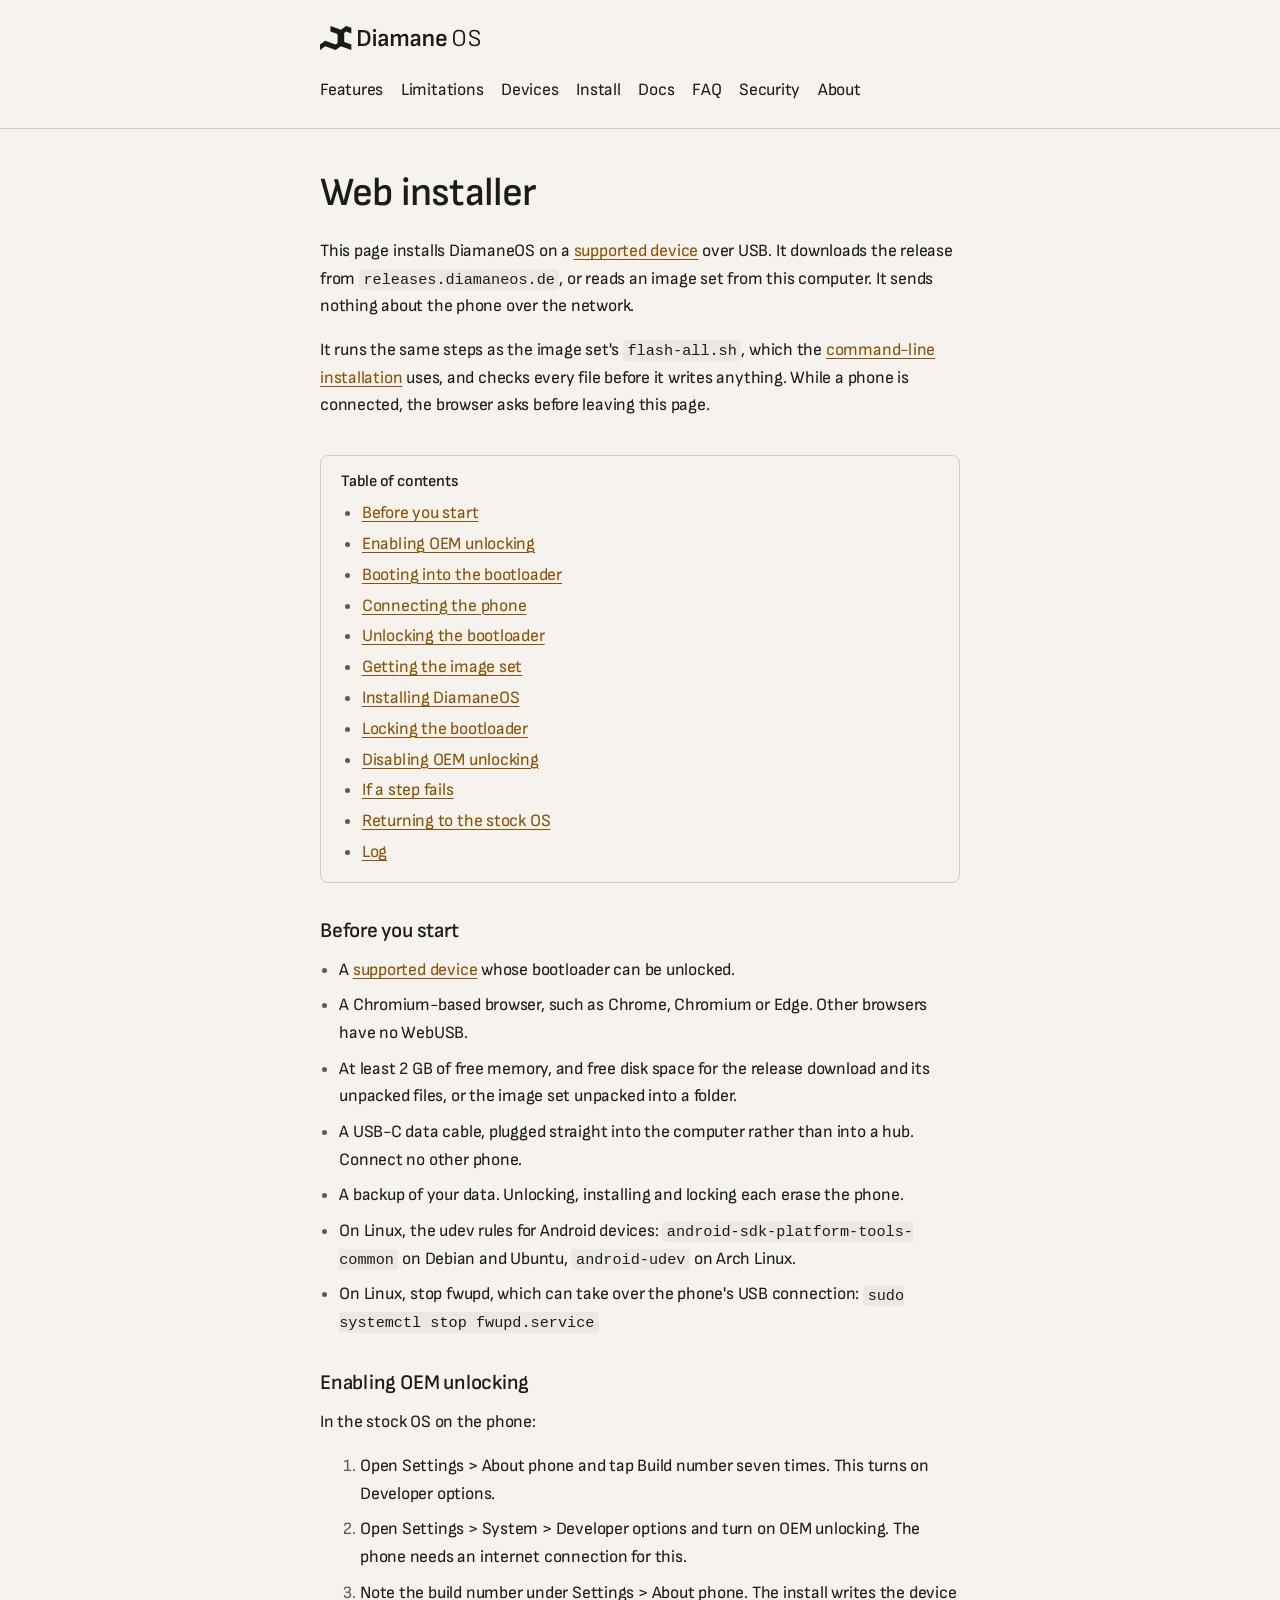
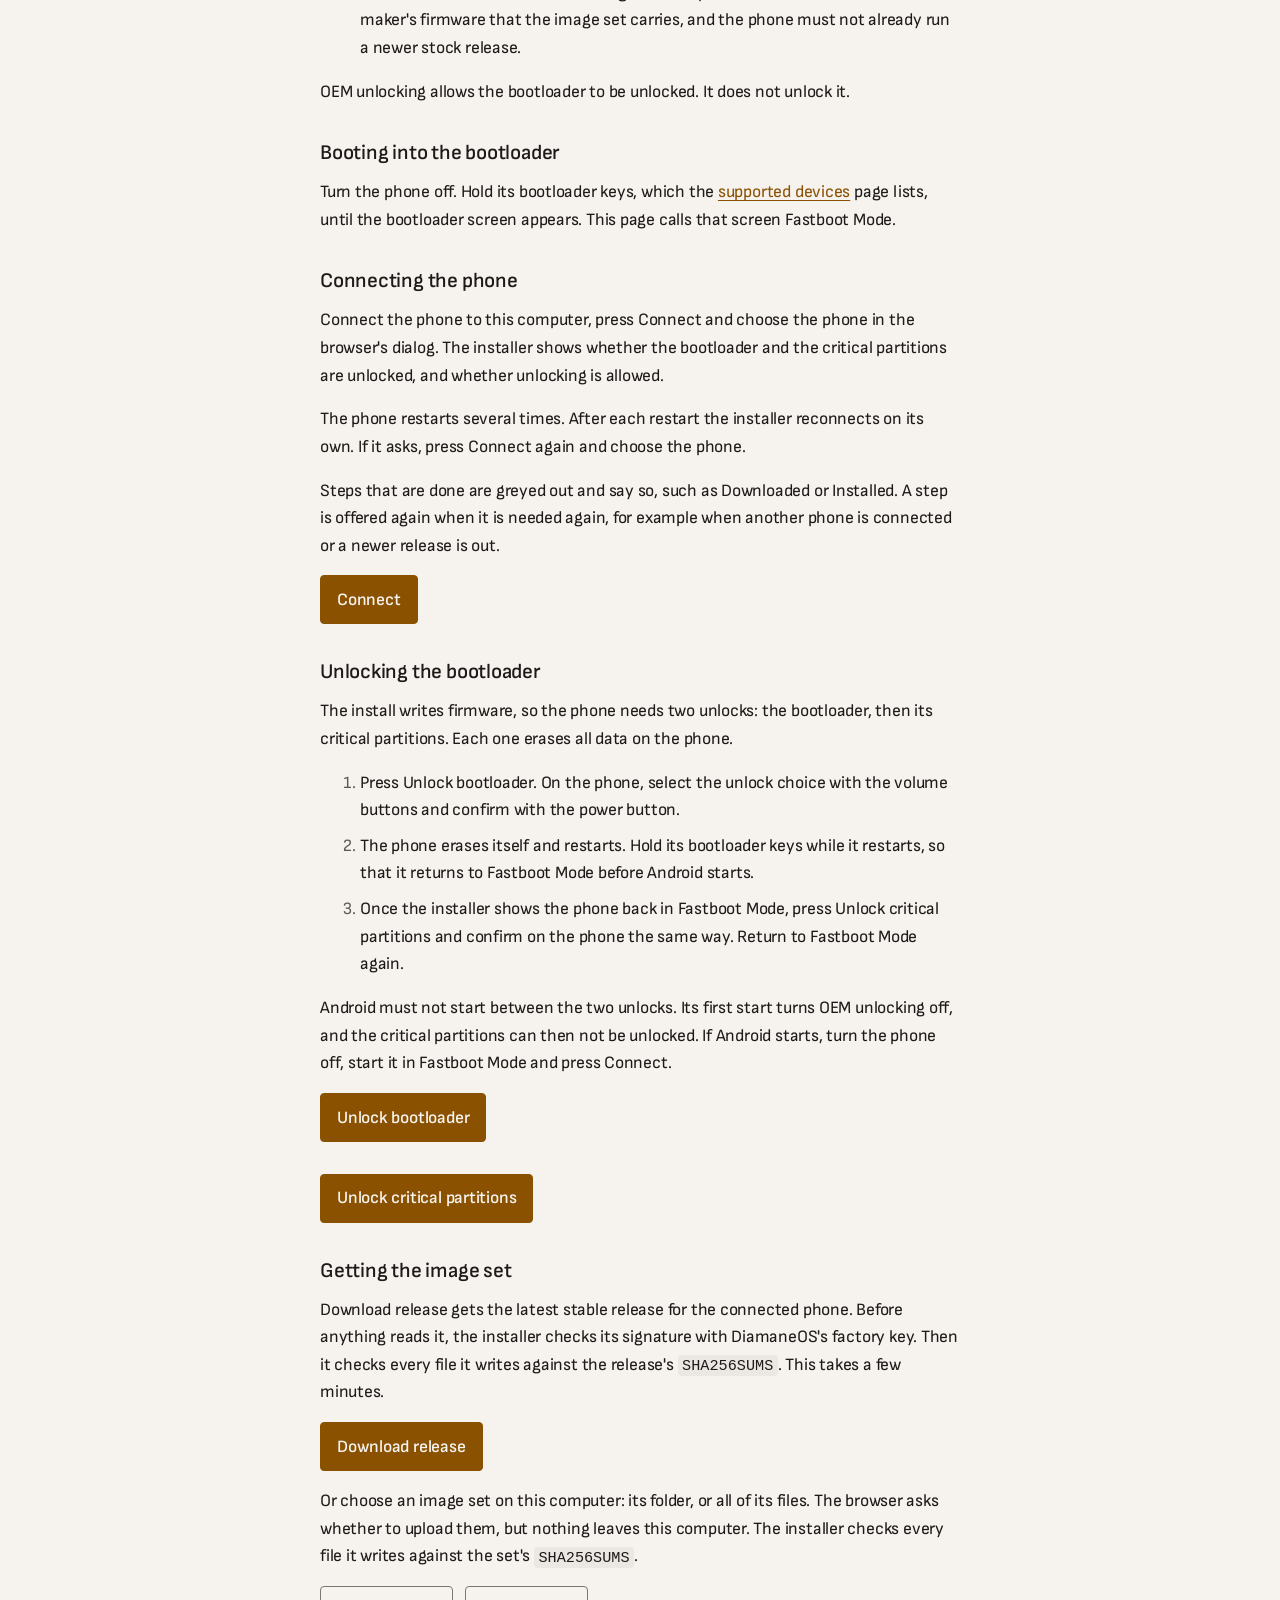
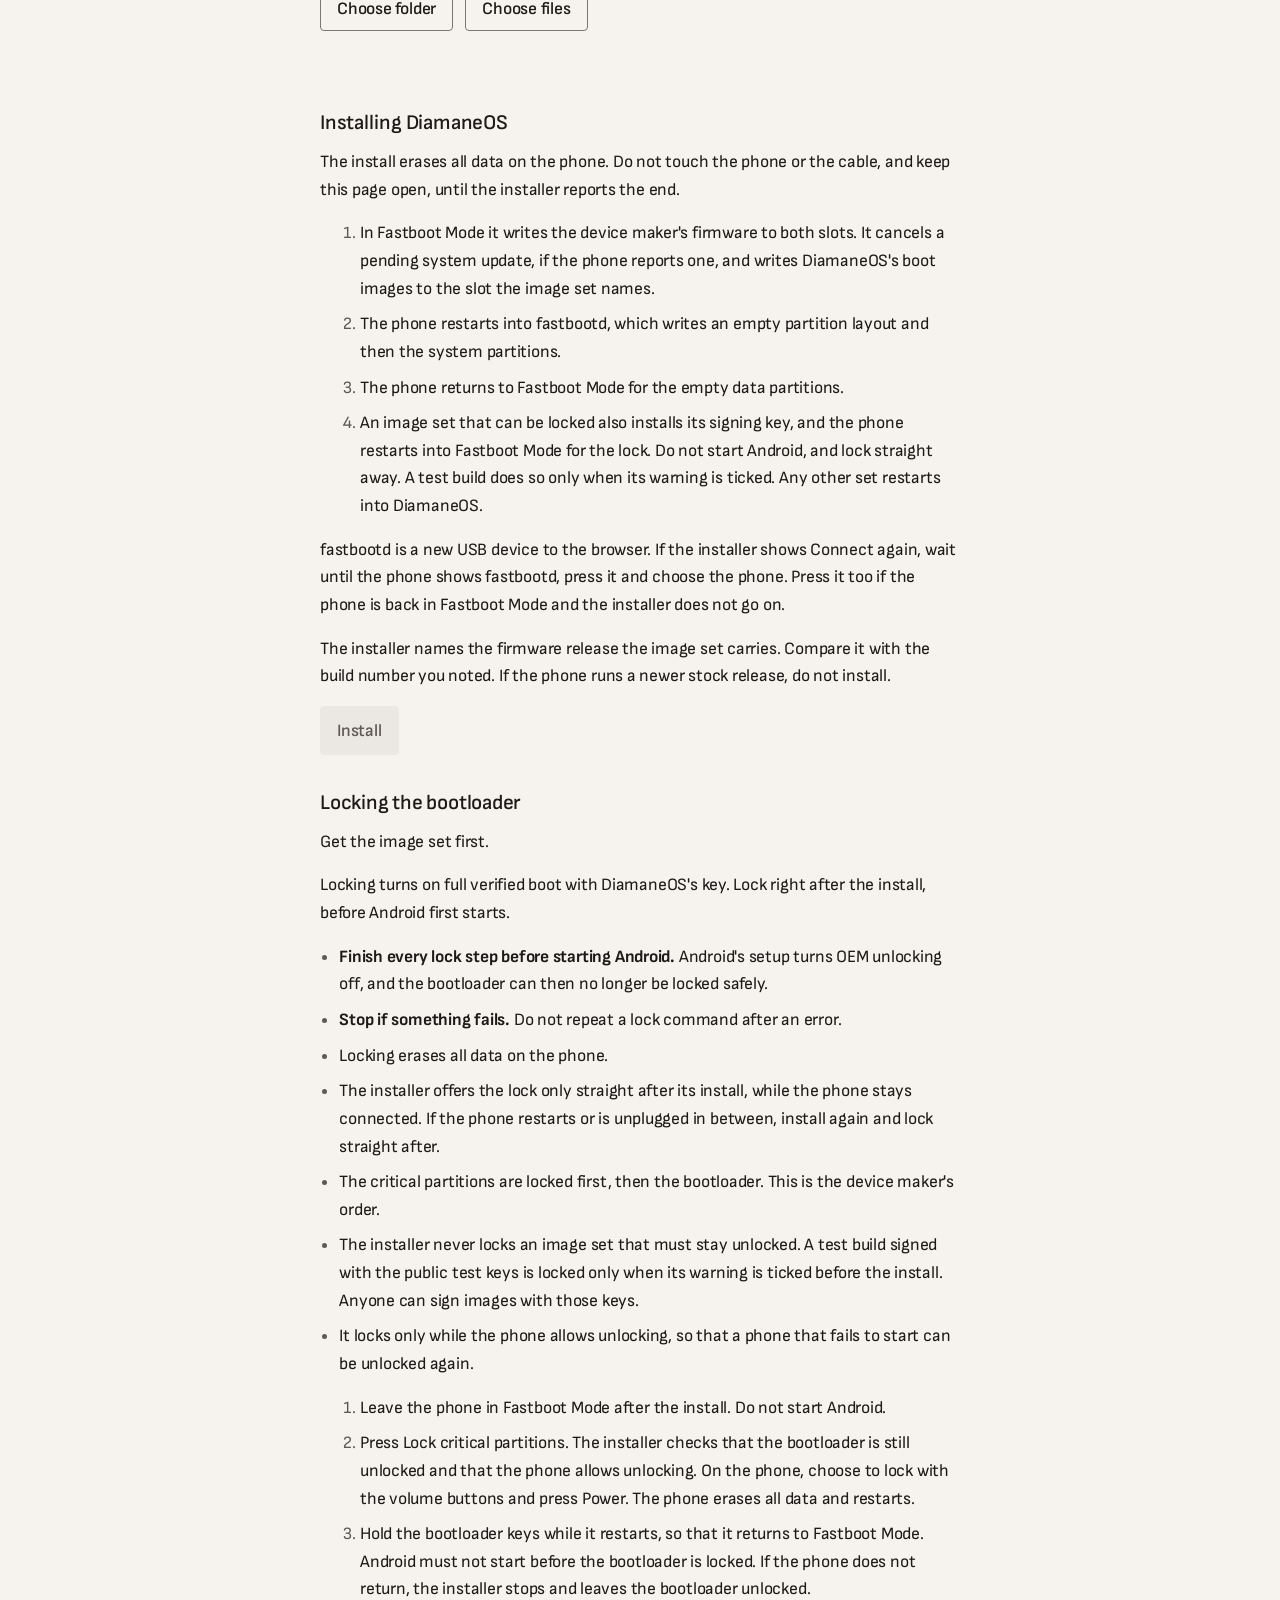
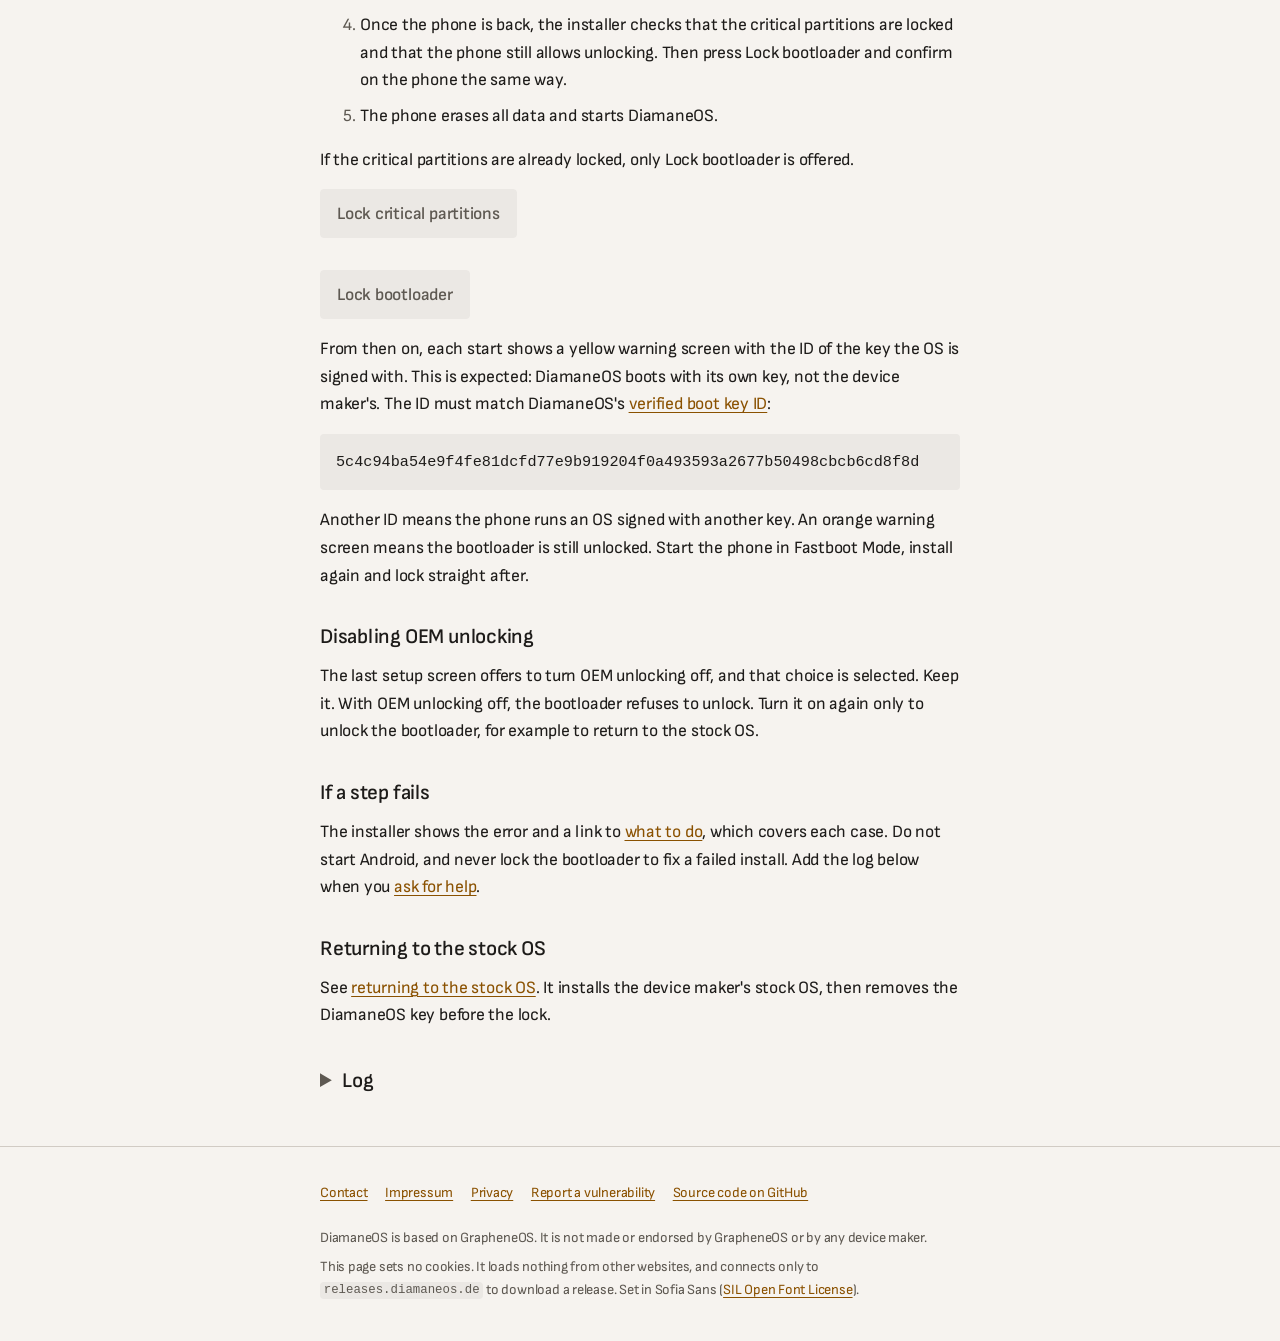
<file: web/index.html>
<!DOCTYPE html>
<html lang="en">
    <head>
        <meta charset="utf-8"/>
        <meta name="viewport" content="width=device-width, initial-scale=1"/>
        <title>Web installer · DiamaneOS</title>
        <link rel="icon" href="/favicon.svg" type="image/svg+xml"/>
        <link rel="preload" href="fonts/SofiaSans-latin-wght.woff2" as="font" type="font/woff2" crossorigin=""/>
        <link rel="stylesheet" href="style.css"/>
        <script type="module" src="js/fastboot/ffe7e270/fastboot.min.mjs" integrity="sha256-/TM74wkIOUV1rXRSGlzJPb4ZjBA52fzUW3aSypxxtwc="></script>
        <script type="module" src="js/install.js"></script>
        <meta name="description" content="Install DiamaneOS from a browser over USB."/>
        <meta name="color-scheme" content="dark light"/>
        <meta name="theme-color" content="#f6f3ef" media="(prefers-color-scheme: light)"/>
        <meta name="theme-color" content="#100e0b" media="(prefers-color-scheme: dark)"/>
        <meta name="referrer" content="no-referrer"/>
        <link rel="license" href="LICENSE"/>
    </head>
    <body>
        <a class="skip" href="#web-install">Skip to content</a>

        <header class="site-header">
            <div class="wrap header-in">
                <a class="brand" href="/" aria-label="DiamaneOS home"><svg viewBox="0 0 655.396 98.25" class="lockup" aria-hidden="true" focusable="false">
                    <path class="b-bond" d="M71.9 21.642L85.504 26.453L99.108 16.833L99.108 76.608L85.504 71.797L71.9 81.417Z"/>
                    <path class="b-sheet" d="M42.751 0L85.504 15.116L106.878 0L128.255 7.558L128.255 30.232L106.878 22.674L85.504 37.788L42.751 22.674Z"/>
                    <path class="b-sheet" d="M0 75.576L21.377 60.462L64.128 75.576L85.504 60.462L128.255 75.576L128.255 98.25L85.504 83.134L64.128 98.25L21.377 83.134L0 98.25Z"/>
                    <path class="b-name" d="M156.58 81.88Q155.46 81.88 155.46 80.76V17.49Q155.46 16.38 156.58 16.38H175.86Q191.37 16.38 198.97 23.56Q206.57 30.75 206.57 45.15V50.83Q206.57 66.41 199.01 74.14Q191.45 81.88 175.86 81.88ZM166.32 72.62H175.12Q185.74 72.62 190.73 67.32Q195.71 62.02 195.71 51.08V44.9Q195.71 35.13 190.73 30.38Q185.74 25.63 175.12 25.63H166.32ZM219.18 81.88Q218.06 81.88 218.06 80.76V33.91Q218.06 32.79 219.18 32.79H227.67Q228.78 32.79 228.78 33.91V80.76Q228.78 81.88 227.67 81.88ZM223.46 25.34Q220.23 25.34 218.64 23.64Q217.05 21.94 217.05 19.23V17.91Q217.05 15.16 218.64 13.48Q220.23 11.8 223.46 11.8Q226.73 11.8 228.3 13.48Q229.87 15.16 229.87 17.91V19.23Q229.87 21.94 228.3 23.64Q226.73 25.34 223.46 25.34ZM270.01 81.88Q269.41 81.88 269.16 81.5Q268.91 81.12 268.74 80.52Q268.59 79.58 268.25 77.1Q267.91 74.61 267.77 72.46L267.19 68.5V48.53Q267.19 44.02 265.41 42.15Q263.63 40.29 259.17 40.29Q251.1 40.29 251.2 46.04Q251.24 47.16 250.16 47.16H241.94Q240.85 47.16 240.73 45.38Q240.18 39 245.26 35.3Q250.34 31.59 259.56 31.59Q268.99 31.59 273.45 35.75Q277.91 39.91 277.91 48.59V69.54Q277.91 72.9 278.08 75.66Q278.26 78.42 278.56 80.66Q278.76 81.88 277.47 81.88ZM250.88 83.08Q244.97 83.08 241.82 79.52Q238.68 75.96 238.68 69.26Q238.68 64.06 240.69 60.77Q242.71 57.48 247.25 55.67Q251.79 53.86 259.41 53.23L268.74 52.41L268.72 59.38L260 60.13Q253.85 60.69 251.52 62.43Q249.19 64.18 249.19 68.24Q249.19 71.33 250.46 72.85Q251.73 74.36 254.3 74.36Q257.39 74.36 260.66 72.32Q263.93 70.28 269.04 64.93L269.32 72.76Q266.1 76.2 263.17 78.51Q260.23 80.81 257.28 81.94Q254.32 83.08 250.88 83.08ZM291.48 81.88Q290.36 81.88 290.36 80.76V45.2Q290.36 42.36 290.21 39.45Q290.06 36.53 289.71 34.09Q289.51 32.79 290.88 32.79H298.49Q299.46 32.79 299.61 33.61Q299.83 35.04 300.12 36.71Q300.41 38.37 300.51 40.12Q304.61 36 308.55 33.8Q312.49 31.59 317.35 31.59Q322.55 31.59 325.59 33.84Q328.63 36.08 329.93 40.52Q334.24 36.13 338.32 33.86Q342.4 31.59 347.34 31.59Q354.13 31.59 357.59 35.71Q361.05 39.83 361.05 48.1V80.76Q361.05 81.88 359.94 81.88H351.45Q350.33 81.88 350.33 80.76V49.56Q350.33 45.25 348.77 43.1Q347.21 40.94 343.81 40.94Q340.84 40.94 337.86 42.71Q334.87 44.48 331.07 48.11V80.76Q331.07 81.88 329.95 81.88H321.47Q320.35 81.88 320.35 80.76V49.56Q320.35 45.25 318.79 43.1Q317.22 40.94 313.83 40.94Q310.85 40.94 307.87 42.71Q304.89 44.48 301.08 48.11V80.76Q301.08 81.88 299.97 81.88ZM402.21 81.88Q401.61 81.88 401.36 81.5Q401.11 81.12 400.94 80.52Q400.79 79.58 400.45 77.1Q400.11 74.61 399.97 72.46L399.39 68.5V48.53Q399.39 44.02 397.61 42.15Q395.83 40.29 391.37 40.29Q383.3 40.29 383.4 46.04Q383.44 47.16 382.36 47.16H374.14Q373.05 47.16 372.93 45.38Q372.38 39 377.46 35.3Q382.54 31.59 391.76 31.59Q401.19 31.59 405.65 35.75Q410.11 39.91 410.11 48.59V69.54Q410.11 72.9 410.28 75.66Q410.46 78.42 410.76 80.66Q410.96 81.88 409.67 81.88ZM383.08 83.08Q377.17 83.08 374.02 79.52Q370.88 75.96 370.88 69.26Q370.88 64.06 372.89 60.77Q374.91 57.48 379.45 55.67Q383.99 53.86 391.61 53.23L400.94 52.41L400.92 59.38L392.2 60.13Q386.05 60.69 383.72 62.43Q381.39 64.18 381.39 68.24Q381.39 71.33 382.66 72.85Q383.93 74.36 386.5 74.36Q389.59 74.36 392.86 72.32Q396.13 70.28 401.24 64.93L401.52 72.76Q398.3 76.2 395.37 78.51Q392.43 80.81 389.48 81.94Q386.52 83.08 383.08 83.08ZM455.27 81.88Q454.15 81.88 454.15 80.76V49.56Q454.15 45.1 452.34 43.02Q450.54 40.94 446.81 40.94Q443.22 40.94 439.72 43.08Q436.22 45.21 431.46 49.93L431.19 41.57Q434.28 38.3 437.25 36.09Q440.22 33.88 443.38 32.73Q446.55 31.59 450.23 31.59Q457.41 31.59 461.14 35.71Q464.87 39.83 464.87 48.18V80.76Q464.87 81.88 463.75 81.88ZM423.68 81.88Q422.56 81.88 422.56 80.76V45.2Q422.56 42.44 422.34 39.3Q422.11 36.15 421.91 34.16Q421.71 32.79 423 32.79H430.69Q431.66 32.79 431.89 33.84Q432.11 34.69 432.31 36.28Q432.51 37.88 432.7 39.61Q432.89 41.34 432.89 42.67L433.28 46.23V80.76Q433.28 81.88 432.17 81.88ZM497.15 83.08Q486.74 83.08 481.42 78.4Q476.11 73.72 476.11 64.55V51.58Q476.11 41.77 481.38 36.68Q486.66 31.59 497.06 31.59Q507.35 31.59 512.64 36.54Q517.94 41.48 517.94 50.99V58.79Q517.94 59.9 516.82 59.9H486.76V63.01Q486.76 68.84 489.26 71.57Q491.75 74.29 497.4 74.29Q501.65 74.29 504 72.9Q506.36 71.52 506.36 68.8Q506.36 67.65 507.55 67.65H515.87Q516.84 67.65 516.99 68.69Q517.3 75.58 512.11 79.33Q506.93 83.08 497.15 83.08ZM486.76 52.16H507.33V51.6Q507.33 45.82 504.82 43.11Q502.32 40.4 497.18 40.4Q491.85 40.4 489.31 43.19Q486.76 45.97 486.76 51.68Z"/>
                    <path class="b-suffix" d="M569.33 83.08Q557.07 83.08 550.94 77.02Q544.81 70.96 544.81 59.95V38.3Q544.81 27.21 550.94 21.19Q557.07 15.17 569.33 15.17Q581.59 15.17 587.72 21.19Q593.86 27.21 593.86 38.3V59.95Q593.86 70.96 587.72 77.02Q581.59 83.08 569.33 83.08ZM569.33 76.67Q577.78 76.67 582.21 72.36Q586.64 68.04 586.64 59.85V38.4Q586.64 30.13 582.21 25.85Q577.78 21.58 569.33 21.58Q560.97 21.58 556.5 25.85Q552.03 30.13 552.03 38.4V59.85Q552.03 68.04 556.5 72.36Q560.97 76.67 569.33 76.67ZM632.2 83.08Q620.35 83.08 614.9 78.08Q609.45 73.09 609.94 64.6Q610.02 63.08 610.97 63.08H616.29Q617.32 63.08 617.32 64.44Q617.32 70.97 621.08 73.86Q624.84 76.75 632.77 76.75Q640.58 76.75 644.38 74.08Q648.18 71.41 648.18 65.8Q648.18 62.77 647.2 60.73Q646.22 58.69 643.98 57.16Q641.75 55.64 638.02 54.1L623.95 48.2Q619.33 46.26 616.46 43.96Q613.59 41.66 612.33 38.64Q611.07 35.63 611.07 31.62Q611.16 23.54 616.59 19.4Q622.02 15.26 632.18 15.26Q639.28 15.26 644.33 17.34Q649.38 19.42 651.97 23.39Q654.56 27.36 654.15 33.16Q653.99 34.77 653.2 34.77H647.8Q647.38 34.77 647.15 34.42Q646.93 34.08 647.01 33.16Q647.34 27.56 643.4 24.57Q639.45 21.58 631.95 21.58Q625.34 21.58 621.86 23.93Q618.38 26.28 618.29 31.21Q618.29 33.95 619.22 35.89Q620.14 37.84 622.32 39.41Q624.5 40.97 628.27 42.56L642.19 48.48Q647 50.49 649.91 52.78Q652.82 55.07 654.11 58.13Q655.4 61.19 655.4 65.64Q655.4 73.98 649.85 78.53Q644.31 83.08 632.2 83.08Z"/>
                </svg></a>
                <nav class="nav" aria-label="Main">
                    <ul>
                        <li><a href="/features/">Features</a></li>
                        <li><a href="/limitations/">Limitations</a></li>
                        <li><a href="/devices/">Devices</a></li>
                        <li><a href="/install/">Install</a></li>
                        <li><a href="/documentation/">Docs</a></li>
                        <li><a href="/faq/">FAQ</a></li>
                        <li><a href="/security/">Security</a></li>
                        <li><a href="/about/">About</a></li>
                    </ul>
                </nav>
            </div>
        </header>

        <main id="web-install" tabindex="-1">
            <h1><a href="#web-install">Web installer</a></h1>

            <p>This page installs DiamaneOS on a <a href="/devices/" target="_blank" rel="noopener">supported device</a> over USB. It
            downloads the release from <code>releases.diamaneos.de</code>, or reads an image set from this
            computer. It sends nothing about the phone over the network.</p>

            <p>It runs the same steps as the image set's <code>flash-all.sh</code>, which the
            <a href="/install/cli/" target="_blank" rel="noopener">command-line installation</a> uses, and checks every file before it writes
            anything. While a phone is connected, the browser asks before leaving this page.</p>

            <nav id="table-of-contents" class="toc">
                <h2><a href="#table-of-contents">Table of contents</a></h2>

                <ul>
                    <li><a href="#before-you-start">Before you start</a></li>
                    <li><a href="#enabling-oem-unlocking">Enabling OEM unlocking</a></li>
                    <li><a href="#booting-into-the-bootloader">Booting into the bootloader</a></li>
                    <li><a href="#connecting-the-phone">Connecting the phone</a></li>
                    <li><a href="#unlocking-the-bootloader">Unlocking the bootloader</a></li>
                    <li><a href="#getting-the-image-set">Getting the image set</a></li>
                    <li><a href="#installing-diamaneos">Installing DiamaneOS</a></li>
                    <li><a href="#locking-the-bootloader">Locking the bootloader</a></li>
                    <li><a href="#disabling-oem-unlocking">Disabling OEM unlocking</a></li>
                    <li><a href="#if-a-step-fails">If a step fails</a></li>
                    <li><a href="#returning-to-the-stock-os">Returning to the stock OS</a></li>
                    <li><a href="#log-section">Log</a></li>
                </ul>
            </nav>

            <section id="before-you-start">
                <h2><a href="#before-you-start">Before you start</a></h2>

                <ul>
                    <li>A <a href="/devices/" target="_blank" rel="noopener">supported device</a> whose bootloader can be unlocked.</li>
                    <li>A Chromium-based browser, such as Chrome, Chromium or Edge. Other browsers have no
                    WebUSB.</li>
                    <li>At least 2 GB of free memory, and free disk space for the release download and its
                    unpacked files, or the image set unpacked into a folder.</li>
                    <li>A USB-C data cable, plugged straight into the computer rather than into a hub. Connect no
                    other phone.</li>
                    <li>A backup of your data. Unlocking, installing and locking each erase the phone.</li>
                    <li>On Linux, the udev rules for Android devices: <code>android-sdk-platform-tools-common</code>
                    on Debian and Ubuntu, <code>android-udev</code> on Arch Linux.</li>
                    <li>On Linux, stop fwupd, which can take over the phone's USB connection:
                    <code>sudo systemctl stop fwupd.service</code></li>
                </ul>
            </section>

            <section id="enabling-oem-unlocking">
                <h2><a href="#enabling-oem-unlocking">Enabling OEM unlocking</a></h2>

                <p>In the stock OS on the phone:</p>

                <ol>
                    <li>Open Settings > About phone and tap Build number seven times. This turns on Developer
                    options.</li>
                    <li>Open Settings > System > Developer options and turn on OEM unlocking. The phone needs an
                    internet connection for this.</li>
                    <li>Note the build number under Settings > About phone. The install writes the device maker's
                    firmware that the image set carries, and the phone must not already run a newer stock
                    release.</li>
                </ol>

                <p>OEM unlocking allows the bootloader to be unlocked. It does not unlock it.</p>
            </section>

            <section id="booting-into-the-bootloader">
                <h2><a href="#booting-into-the-bootloader">Booting into the bootloader</a></h2>

                <p>Turn the phone off. Hold its bootloader keys, which the <a href="/devices/" target="_blank" rel="noopener">supported
                devices</a> page lists, until the bootloader screen appears. This page calls that screen
                Fastboot Mode.</p>
            </section>

            <section id="connecting-the-phone">
                <h2><a href="#connecting-the-phone">Connecting the phone</a></h2>

                <p>Connect the phone to this computer, press Connect and choose the phone in the browser's
                dialog. The installer shows whether the bootloader and the critical partitions are unlocked,
                and whether unlocking is allowed.</p>

                <p>The phone restarts several times. After each restart the installer reconnects on its own.
                If it asks, press Connect again and choose the phone.</p>

                <p>Steps that are done are greyed out and say so, such as Downloaded or Installed. A step is
                offered again when it is needed again, for example when another phone is connected or a
                newer release is out.</p>

                <button id="connect-button" disabled="">Connect</button>

                <p><strong id="connect-status"></strong></p>
            </section>

            <section id="unlocking-the-bootloader">
                <h2><a href="#unlocking-the-bootloader">Unlocking the bootloader</a></h2>

                <p>The install writes firmware, so the phone needs two unlocks: the bootloader, then its
                critical partitions. Each one erases all data on the phone.</p>

                <ol>
                    <li>Press Unlock bootloader. On the phone, select the unlock choice with the volume buttons
                    and confirm with the power button.</li>
                    <li>The phone erases itself and restarts. Hold its bootloader keys while it restarts, so
                    that it returns to Fastboot Mode before Android starts.</li>
                    <li>Once the installer shows the phone back in Fastboot Mode, press Unlock critical
                    partitions and confirm on the phone the same way. Return to Fastboot Mode again.</li>
                </ol>

                <p>Android must not start between the two unlocks. Its first start turns OEM unlocking off, and
                the critical partitions can then not be unlocked. If Android starts, turn the phone off, start
                it in Fastboot Mode and press Connect.</p>

                <button id="unlock-button" disabled="">Unlock bootloader</button>

                <p><strong id="unlock-status"></strong></p>

                <button id="unlock-critical-button" disabled="">Unlock critical partitions</button>

                <p><strong id="unlock-critical-status"></strong></p>
            </section>

            <section id="getting-the-image-set">
                <h2><a href="#getting-the-image-set">Getting the image set</a></h2>

                <p>Download release gets the latest stable release for the connected phone. Before anything
                reads it, the installer checks its signature with DiamaneOS's factory key. Then it checks every
                file it writes against the release's <code>SHA256SUMS</code>. This takes a few minutes.</p>

                <button id="download-button" disabled="">Download release</button>

                <p id="download-status-container" hidden="">
                    <strong id="download-status"></strong>
                    <br/>
                    <progress id="download-progress" hidden="" max="1" value="0"></progress>
                </p>

                <p>Or choose an image set on this computer: its folder, or all of its files. The browser asks
                whether to upload them, but nothing leaves this computer. The installer checks every file it
                writes against the set's <code>SHA256SUMS</code>.</p>

                <p class="choices">
                    <button id="folder-button" class="secondary" disabled="">Choose folder</button>
                    <button id="files-button" class="secondary" disabled="">Choose files</button>
                </p>

                <input type="file" id="folder-input" webkitdirectory="" hidden=""/>
                <input type="file" id="files-input" multiple="" hidden=""/>

                <p>
                    <strong id="package-status"></strong>
                    <br/>
                    <progress id="package-progress" hidden="" max="1" value="0"></progress>
                </p>

                <p id="package-summary"></p>
            </section>

            <section id="installing-diamaneos">
                <h2><a href="#installing-diamaneos">Installing DiamaneOS</a></h2>

                <p>The install erases all data on the phone. Do not touch the phone or the cable, and keep this
                page open, until the installer reports the end.</p>

                <ol>
                    <li>In Fastboot Mode it writes the device maker's firmware to both slots. It cancels a
                    pending system update, if the phone reports one, and writes DiamaneOS's boot images to
                    the slot the image set names.</li>
                    <li>The phone restarts into fastbootd, which writes an empty partition layout and then the
                    system partitions.</li>
                    <li>The phone returns to Fastboot Mode for the empty data partitions.</li>
                    <li>An image set that can be locked also installs its signing key, and the phone restarts
                    into Fastboot Mode for the lock. Do not start Android, and lock straight away. A test build
                    does so only when its warning is ticked. Any other set restarts into DiamaneOS.</li>
                </ol>

                <p>fastbootd is a new USB device to the browser. If the installer shows Connect again, wait
                until the phone shows fastbootd, press it and choose the phone. Press it too if the phone is
                back in Fastboot Mode and the installer does not go on.</p>

                <p>The installer names the firmware release the image set carries. Compare it with the build
                number you noted. If the phone runs a newer stock release, do not install.</p>

                <p id="firmware-check" hidden=""><label><input type="checkbox" id="firmware-confirm"/> The
                phone does not run a newer stock release than
                <span id="firmware-release">the one in the image set</span>.</label></p>

                <div id="test-key-check" hidden="">
                    <p><strong>Warning:</strong> this build is signed with the public test keys, which anyone can
                    download. A phone locked with it accepts any image or update signed with them, so the lock
                    does not protect it. Lock it only for a test. Then unlock it again. To keep the phone locked,
                    install a release or a build signed with your own keys.</p>

                    <p>A test build keeps rollback index 0. If the phone ran a locked build before, the locked
                    test build does not start. Keep OEM unlocking on in the setup, so that you can unlock the
                    phone again.</p>

                    <p><label><input type="checkbox" id="test-key-confirm"/> Install the public test key, so that
                    I can lock the bootloader after the install. I understand the risk.</label></p>
                </div>

                <button id="install-button" disabled="">Install</button>

                <p id="install-status-container" hidden="">
                    <strong id="install-status"></strong>
                    <br/>
                    <progress id="install-progress" hidden="" max="1" value="0"></progress>
                </p>

                <button id="reconnect-button" hidden="">Connect again</button>
            </section>

            <section id="locking-the-bootloader">
                <h2><a href="#locking-the-bootloader">Locking the bootloader</a></h2>

                <p id="lock-notice">Get the image set first.</p>

                <p>Locking turns on full verified boot with DiamaneOS's key. Lock right after the install,
                before Android first starts.</p>

                <ul>
                    <li><strong>Finish every lock step before starting Android.</strong> Android's setup turns
                    OEM unlocking off, and the bootloader can then no longer be locked safely.</li>
                    <li><strong>Stop if something fails.</strong> Do not repeat a lock command after an
                    error.</li>
                    <li>Locking erases all data on the phone.</li>
                    <li>The installer offers the lock only straight after its install, while the phone stays
                    connected. If the phone restarts or is unplugged in between, install again and lock straight
                    after.</li>
                    <li>The critical partitions are locked first, then the bootloader. This is the device
                    maker's order.</li>
                    <li>The installer never locks an image set that must stay unlocked. A test build signed
                    with the public test keys is locked only when its warning is ticked before the install.
                    Anyone can sign images with those keys.</li>
                    <li>It locks only while the phone allows unlocking, so that a phone that fails to start
                    can be unlocked again.</li>
                </ul>

                <ol>
                    <li>Leave the phone in Fastboot Mode after the install. Do not start Android.</li>
                    <li>Press Lock critical partitions. The installer checks that the bootloader is still
                    unlocked and that the phone allows unlocking. On the phone, choose to lock with the volume
                    buttons and press Power. The phone erases all data and restarts.</li>
                    <li>Hold the bootloader keys while it restarts, so that it returns to Fastboot Mode. Android
                    must not start before the bootloader is locked. If the phone does not return, the installer
                    stops and leaves the bootloader unlocked.</li>
                    <li>Once the phone is back, the installer checks that the critical partitions are locked and
                    that the phone still allows unlocking. Then press Lock bootloader and confirm on the phone
                    the same way.</li>
                    <li>The phone erases all data and starts DiamaneOS.</li>
                </ol>

                <p>If the critical partitions are already locked, only Lock bootloader is offered.</p>

                <button id="lock-critical-button" disabled="">Lock critical partitions</button>

                <p><strong id="lock-critical-status"></strong></p>

                <button id="lock-button" disabled="">Lock bootloader</button>

                <p><strong id="lock-status"></strong></p>

                <p>From then on, each start shows a yellow warning screen with the ID of the key the OS is signed
                with. This is expected: DiamaneOS boots with its own key, not the device maker's. The ID must
                match DiamaneOS's <a href="/documentation/keys/#verified-boot-key" target="_blank" rel="noopener">verified boot key ID</a>:</p>

                <pre>5c4c94ba54e9f4fe81dcfd77e9b919204f0a493593a2677b50498cbcb6cd8f8d</pre>

                <p>Another ID means the phone runs an OS signed with another key. An orange warning screen
                means the bootloader is still unlocked. Start the phone in Fastboot Mode, install again and lock
                straight after.</p>
            </section>

            <section id="disabling-oem-unlocking">
                <h2><a href="#disabling-oem-unlocking">Disabling OEM unlocking</a></h2>

                <p>The last setup screen offers to turn OEM unlocking off, and that choice is selected. Keep it.
                With OEM unlocking off, the bootloader refuses to unlock. Turn it on again only to unlock the
                bootloader, for example to return to the stock OS.</p>
            </section>

            <section id="if-a-step-fails">
                <h2><a href="#if-a-step-fails">If a step fails</a></h2>

                <p>The installer shows the error and a link to <a href="recovery.html" target="_blank" rel="noopener">what to do</a>, which
                covers each case. Do not start Android, and never lock the bootloader to fix a failed install.
                Add the log below when you <a href="/install/#getting-help" target="_blank" rel="noopener">ask for help</a>.</p>
            </section>

            <section id="returning-to-the-stock-os">
                <h2><a href="#returning-to-the-stock-os">Returning to the stock OS</a></h2>

                <p>See <a href="stock.html" target="_blank" rel="noopener">returning to the stock OS</a>. It
                installs the device maker's stock OS, then removes the DiamaneOS key before the lock.</p>
            </section>

            <details id="log-section">
                <summary>Log</summary>

                <p>Add this to a report on the
                <a href="https://github.com/DiamaneOS/issue-tracker" rel="noreferrer" target="_blank">issue
                tracker</a> when an install fails. It holds no serial numbers.</p>

                <p class="choices">
                    <button id="log-copy-button" class="secondary">Copy</button>
                    <button id="log-save-button" class="secondary">Save</button>
                    <span id="log-status"></span>
                </p>

                <pre id="log"></pre>
            </details>
        </main>

        <footer class="site-footer">
            <div class="wrap">
                <nav aria-label="Footer">
                    <ul class="footer-links">
                        <li><a href="/about/#contact">Contact</a></li>
                        <li><a href="/legal/#impressum">Impressum</a></li>
                        <li><a href="/legal/#privacy">Privacy</a></li>
                        <li><a href="/security/">Report a vulnerability</a></li>
                        <li><a href="https://github.com/DiamaneOS/installer" rel="noreferrer">Source code on GitHub</a></li>
                    </ul>
                </nav>

                <p>DiamaneOS is based on GrapheneOS. It is not made or endorsed by GrapheneOS or by any device maker.</p>

                <p>This page sets no cookies. It loads nothing from other websites, and connects only to
                <code>releases.diamaneos.de</code> to download a release. Set in Sofia Sans
                (<a href="fonts/OFL.txt">SIL Open Font License</a>).</p>
            </div>
        </footer>
    </body>
</html>
</file>
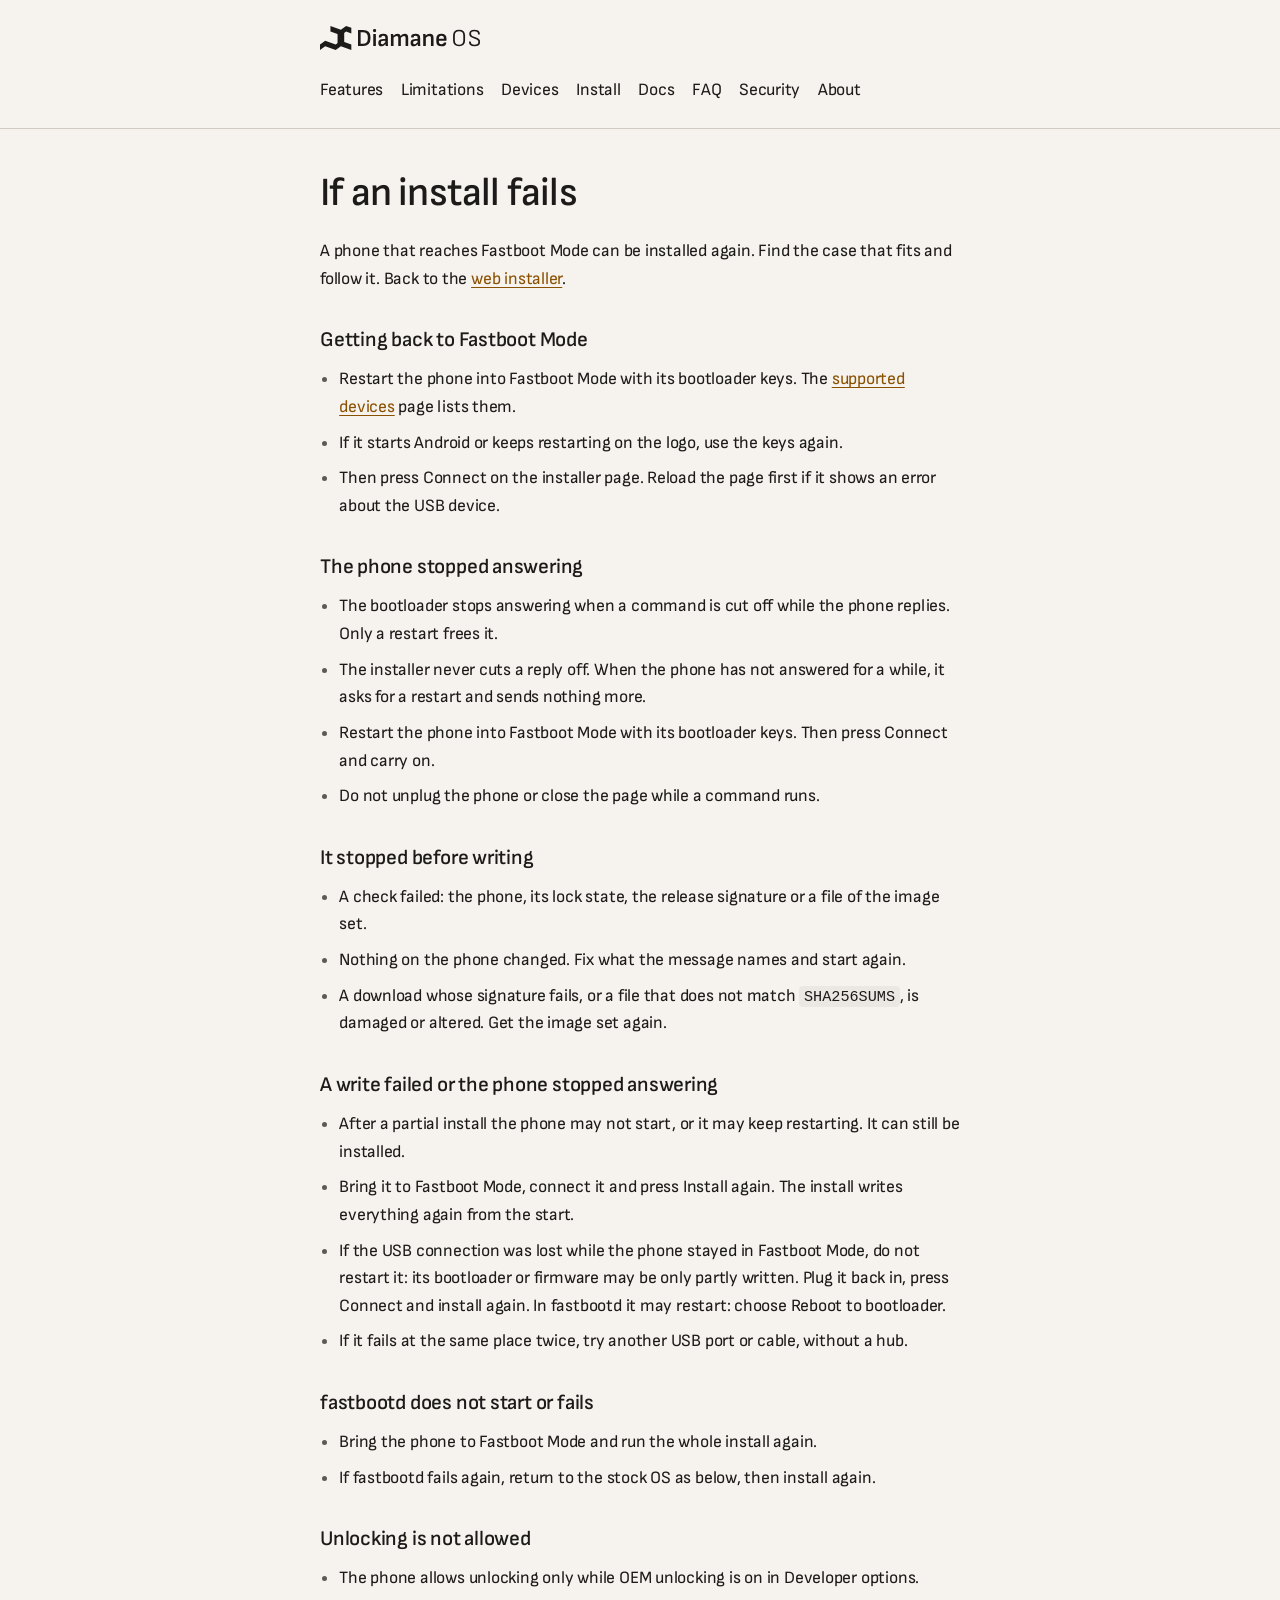
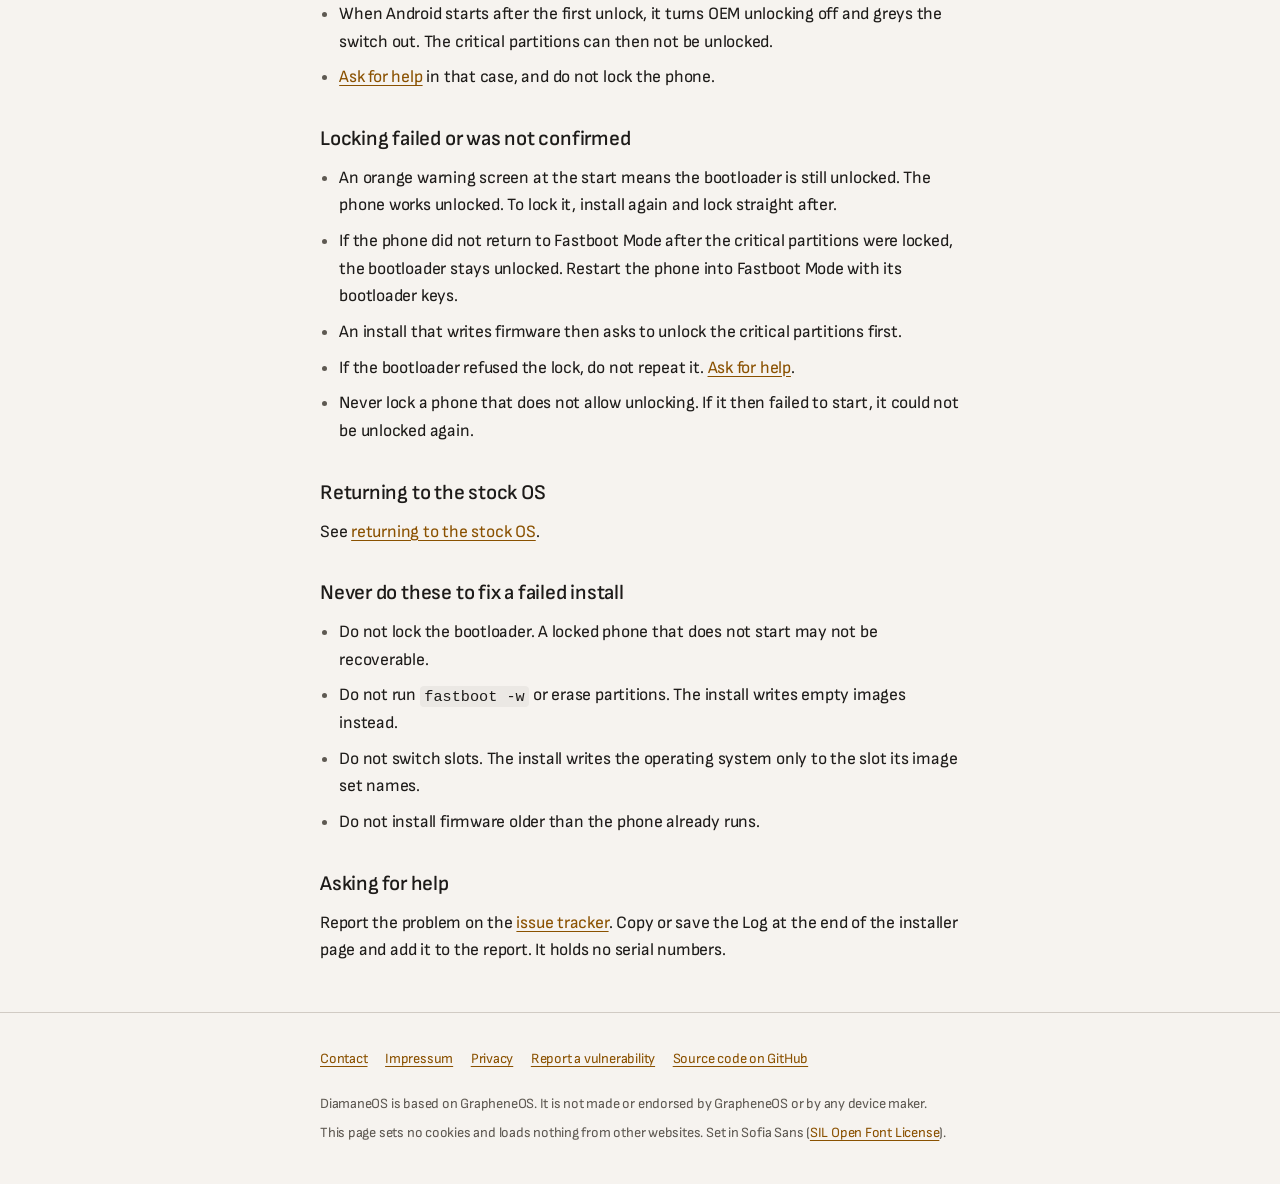
<file: web/recovery.html>
<!DOCTYPE html>
<html lang="en">
    <head>
        <meta charset="utf-8"/>
        <meta name="viewport" content="width=device-width, initial-scale=1"/>
        <title>If an install fails · DiamaneOS</title>
        <link rel="icon" href="/favicon.svg" type="image/svg+xml"/>
        <link rel="preload" href="fonts/SofiaSans-latin-wght.woff2" as="font" type="font/woff2" crossorigin=""/>
        <link rel="stylesheet" href="style.css"/>
        <meta name="description" content="What to do when a DiamaneOS install stops part way."/>
        <meta name="color-scheme" content="dark light"/>
        <meta name="theme-color" content="#f6f3ef" media="(prefers-color-scheme: light)"/>
        <meta name="theme-color" content="#100e0b" media="(prefers-color-scheme: dark)"/>
        <meta name="referrer" content="no-referrer"/>
        <link rel="license" href="LICENSE"/>
    </head>
    <body>
        <a class="skip" href="#recovery">Skip to content</a>

        <header class="site-header">
            <div class="wrap header-in">
                <a class="brand" href="/" aria-label="DiamaneOS home"><svg viewBox="0 0 655.396 98.25" class="lockup" aria-hidden="true" focusable="false">
                    <path class="b-bond" d="M71.9 21.642L85.504 26.453L99.108 16.833L99.108 76.608L85.504 71.797L71.9 81.417Z"/>
                    <path class="b-sheet" d="M42.751 0L85.504 15.116L106.878 0L128.255 7.558L128.255 30.232L106.878 22.674L85.504 37.788L42.751 22.674Z"/>
                    <path class="b-sheet" d="M0 75.576L21.377 60.462L64.128 75.576L85.504 60.462L128.255 75.576L128.255 98.25L85.504 83.134L64.128 98.25L21.377 83.134L0 98.25Z"/>
                    <path class="b-name" d="M156.58 81.88Q155.46 81.88 155.46 80.76V17.49Q155.46 16.38 156.58 16.38H175.86Q191.37 16.38 198.97 23.56Q206.57 30.75 206.57 45.15V50.83Q206.57 66.41 199.01 74.14Q191.45 81.88 175.86 81.88ZM166.32 72.62H175.12Q185.74 72.62 190.73 67.32Q195.71 62.02 195.71 51.08V44.9Q195.71 35.13 190.73 30.38Q185.74 25.63 175.12 25.63H166.32ZM219.18 81.88Q218.06 81.88 218.06 80.76V33.91Q218.06 32.79 219.18 32.79H227.67Q228.78 32.79 228.78 33.91V80.76Q228.78 81.88 227.67 81.88ZM223.46 25.34Q220.23 25.34 218.64 23.64Q217.05 21.94 217.05 19.23V17.91Q217.05 15.16 218.64 13.48Q220.23 11.8 223.46 11.8Q226.73 11.8 228.3 13.48Q229.87 15.16 229.87 17.91V19.23Q229.87 21.94 228.3 23.64Q226.73 25.34 223.46 25.34ZM270.01 81.88Q269.41 81.88 269.16 81.5Q268.91 81.12 268.74 80.52Q268.59 79.58 268.25 77.1Q267.91 74.61 267.77 72.46L267.19 68.5V48.53Q267.19 44.02 265.41 42.15Q263.63 40.29 259.17 40.29Q251.1 40.29 251.2 46.04Q251.24 47.16 250.16 47.16H241.94Q240.85 47.16 240.73 45.38Q240.18 39 245.26 35.3Q250.34 31.59 259.56 31.59Q268.99 31.59 273.45 35.75Q277.91 39.91 277.91 48.59V69.54Q277.91 72.9 278.08 75.66Q278.26 78.42 278.56 80.66Q278.76 81.88 277.47 81.88ZM250.88 83.08Q244.97 83.08 241.82 79.52Q238.68 75.96 238.68 69.26Q238.68 64.06 240.69 60.77Q242.71 57.48 247.25 55.67Q251.79 53.86 259.41 53.23L268.74 52.41L268.72 59.38L260 60.13Q253.85 60.69 251.52 62.43Q249.19 64.18 249.19 68.24Q249.19 71.33 250.46 72.85Q251.73 74.36 254.3 74.36Q257.39 74.36 260.66 72.32Q263.93 70.28 269.04 64.93L269.32 72.76Q266.1 76.2 263.17 78.51Q260.23 80.81 257.28 81.94Q254.32 83.08 250.88 83.08ZM291.48 81.88Q290.36 81.88 290.36 80.76V45.2Q290.36 42.36 290.21 39.45Q290.06 36.53 289.71 34.09Q289.51 32.79 290.88 32.79H298.49Q299.46 32.79 299.61 33.61Q299.83 35.04 300.12 36.71Q300.41 38.37 300.51 40.12Q304.61 36 308.55 33.8Q312.49 31.59 317.35 31.59Q322.55 31.59 325.59 33.84Q328.63 36.08 329.93 40.52Q334.24 36.13 338.32 33.86Q342.4 31.59 347.34 31.59Q354.13 31.59 357.59 35.71Q361.05 39.83 361.05 48.1V80.76Q361.05 81.88 359.94 81.88H351.45Q350.33 81.88 350.33 80.76V49.56Q350.33 45.25 348.77 43.1Q347.21 40.94 343.81 40.94Q340.84 40.94 337.86 42.71Q334.87 44.48 331.07 48.11V80.76Q331.07 81.88 329.95 81.88H321.47Q320.35 81.88 320.35 80.76V49.56Q320.35 45.25 318.79 43.1Q317.22 40.94 313.83 40.94Q310.85 40.94 307.87 42.71Q304.89 44.48 301.08 48.11V80.76Q301.08 81.88 299.97 81.88ZM402.21 81.88Q401.61 81.88 401.36 81.5Q401.11 81.12 400.94 80.52Q400.79 79.58 400.45 77.1Q400.11 74.61 399.97 72.46L399.39 68.5V48.53Q399.39 44.02 397.61 42.15Q395.83 40.29 391.37 40.29Q383.3 40.29 383.4 46.04Q383.44 47.16 382.36 47.16H374.14Q373.05 47.16 372.93 45.38Q372.38 39 377.46 35.3Q382.54 31.59 391.76 31.59Q401.19 31.59 405.65 35.75Q410.11 39.91 410.11 48.59V69.54Q410.11 72.9 410.28 75.66Q410.46 78.42 410.76 80.66Q410.96 81.88 409.67 81.88ZM383.08 83.08Q377.17 83.08 374.02 79.52Q370.88 75.96 370.88 69.26Q370.88 64.06 372.89 60.77Q374.91 57.48 379.45 55.67Q383.99 53.86 391.61 53.23L400.94 52.41L400.92 59.38L392.2 60.13Q386.05 60.69 383.72 62.43Q381.39 64.18 381.39 68.24Q381.39 71.33 382.66 72.85Q383.93 74.36 386.5 74.36Q389.59 74.36 392.86 72.32Q396.13 70.28 401.24 64.93L401.52 72.76Q398.3 76.2 395.37 78.51Q392.43 80.81 389.48 81.94Q386.52 83.08 383.08 83.08ZM455.27 81.88Q454.15 81.88 454.15 80.76V49.56Q454.15 45.1 452.34 43.02Q450.54 40.94 446.81 40.94Q443.22 40.94 439.72 43.08Q436.22 45.21 431.46 49.93L431.19 41.57Q434.28 38.3 437.25 36.09Q440.22 33.88 443.38 32.73Q446.55 31.59 450.23 31.59Q457.41 31.59 461.14 35.71Q464.87 39.83 464.87 48.18V80.76Q464.87 81.88 463.75 81.88ZM423.68 81.88Q422.56 81.88 422.56 80.76V45.2Q422.56 42.44 422.34 39.3Q422.11 36.15 421.91 34.16Q421.71 32.79 423 32.79H430.69Q431.66 32.79 431.89 33.84Q432.11 34.69 432.31 36.28Q432.51 37.88 432.7 39.61Q432.89 41.34 432.89 42.67L433.28 46.23V80.76Q433.28 81.88 432.17 81.88ZM497.15 83.08Q486.74 83.08 481.42 78.4Q476.11 73.72 476.11 64.55V51.58Q476.11 41.77 481.38 36.68Q486.66 31.59 497.06 31.59Q507.35 31.59 512.64 36.54Q517.94 41.48 517.94 50.99V58.79Q517.94 59.9 516.82 59.9H486.76V63.01Q486.76 68.84 489.26 71.57Q491.75 74.29 497.4 74.29Q501.65 74.29 504 72.9Q506.36 71.52 506.36 68.8Q506.36 67.65 507.55 67.65H515.87Q516.84 67.65 516.99 68.69Q517.3 75.58 512.11 79.33Q506.93 83.08 497.15 83.08ZM486.76 52.16H507.33V51.6Q507.33 45.82 504.82 43.11Q502.32 40.4 497.18 40.4Q491.85 40.4 489.31 43.19Q486.76 45.97 486.76 51.68Z"/>
                    <path class="b-suffix" d="M569.33 83.08Q557.07 83.08 550.94 77.02Q544.81 70.96 544.81 59.95V38.3Q544.81 27.21 550.94 21.19Q557.07 15.17 569.33 15.17Q581.59 15.17 587.72 21.19Q593.86 27.21 593.86 38.3V59.95Q593.86 70.96 587.72 77.02Q581.59 83.08 569.33 83.08ZM569.33 76.67Q577.78 76.67 582.21 72.36Q586.64 68.04 586.64 59.85V38.4Q586.64 30.13 582.21 25.85Q577.78 21.58 569.33 21.58Q560.97 21.58 556.5 25.85Q552.03 30.13 552.03 38.4V59.85Q552.03 68.04 556.5 72.36Q560.97 76.67 569.33 76.67ZM632.2 83.08Q620.35 83.08 614.9 78.08Q609.45 73.09 609.94 64.6Q610.02 63.08 610.97 63.08H616.29Q617.32 63.08 617.32 64.44Q617.32 70.97 621.08 73.86Q624.84 76.75 632.77 76.75Q640.58 76.75 644.38 74.08Q648.18 71.41 648.18 65.8Q648.18 62.77 647.2 60.73Q646.22 58.69 643.98 57.16Q641.75 55.64 638.02 54.1L623.95 48.2Q619.33 46.26 616.46 43.96Q613.59 41.66 612.33 38.64Q611.07 35.63 611.07 31.62Q611.16 23.54 616.59 19.4Q622.02 15.26 632.18 15.26Q639.28 15.26 644.33 17.34Q649.38 19.42 651.97 23.39Q654.56 27.36 654.15 33.16Q653.99 34.77 653.2 34.77H647.8Q647.38 34.77 647.15 34.42Q646.93 34.08 647.01 33.16Q647.34 27.56 643.4 24.57Q639.45 21.58 631.95 21.58Q625.34 21.58 621.86 23.93Q618.38 26.28 618.29 31.21Q618.29 33.95 619.22 35.89Q620.14 37.84 622.32 39.41Q624.5 40.97 628.27 42.56L642.19 48.48Q647 50.49 649.91 52.78Q652.82 55.07 654.11 58.13Q655.4 61.19 655.4 65.64Q655.4 73.98 649.85 78.53Q644.31 83.08 632.2 83.08Z"/>
                </svg></a>
                <nav class="nav" aria-label="Main">
                    <ul>
                        <li><a href="/features/">Features</a></li>
                        <li><a href="/limitations/">Limitations</a></li>
                        <li><a href="/devices/">Devices</a></li>
                        <li><a href="/install/">Install</a></li>
                        <li><a href="/documentation/">Docs</a></li>
                        <li><a href="/faq/">FAQ</a></li>
                        <li><a href="/security/">Security</a></li>
                        <li><a href="/about/">About</a></li>
                    </ul>
                </nav>
            </div>
        </header>

        <main id="recovery" tabindex="-1">
            <h1><a href="#recovery">If an install fails</a></h1>

            <p>A phone that reaches Fastboot Mode can be installed again. Find the case that fits and follow
            it. Back to the <a href="./">web installer</a>.</p>

            <section id="fastboot-mode">
                <h2><a href="#fastboot-mode">Getting back to Fastboot Mode</a></h2>

                <ul>
                    <li>Restart the phone into Fastboot Mode with its bootloader keys. The
                    <a href="/devices/">supported devices</a> page lists them.</li>
                    <li>If it starts Android or keeps restarting on the logo, use the keys again.</li>
                    <li>Then press Connect on the installer page. Reload the page first if it shows an error
                    about the USB device.</li>
                </ul>
            </section>

            <section id="no-answer">
                <h2><a href="#no-answer">The phone stopped answering</a></h2>

                <ul>
                    <li>The bootloader stops answering when a command is cut off while the phone replies.
                    Only a restart frees it.</li>
                    <li>The installer never cuts a reply off. When the phone has not answered for a while, it
                    asks for a restart and sends nothing more.</li>
                    <li>Restart the phone into Fastboot Mode with its bootloader keys. Then press Connect and
                    carry on.</li>
                    <li>Do not unplug the phone or close the page while a command runs.</li>
                </ul>
            </section>

            <section id="before-writing">
                <h2><a href="#before-writing">It stopped before writing</a></h2>

                <ul>
                    <li>A check failed: the phone, its lock state, the release signature or a file of the
                    image set.</li>
                    <li>Nothing on the phone changed. Fix what the message names and start again.</li>
                    <li>A download whose signature fails, or a file that does not match
                    <code>SHA256SUMS</code>, is damaged or altered. Get the image set again.</li>
                </ul>
            </section>

            <section id="during-writing">
                <h2><a href="#during-writing">A write failed or the phone stopped answering</a></h2>

                <ul>
                    <li>After a partial install the phone may not start, or it may keep restarting. It can
                    still be installed.</li>
                    <li>Bring it to Fastboot Mode, connect it and press Install again. The install writes
                    everything again from the start.</li>
                    <li>If the USB connection was lost while the phone stayed in Fastboot Mode, do not
                    restart it: its bootloader or firmware may be only partly written. Plug it back in, press
                    Connect and install again. In fastbootd it may restart: choose Reboot to bootloader.</li>
                    <li>If it fails at the same place twice, try another USB port or cable, without a
                    hub.</li>
                </ul>
            </section>

            <section id="fastbootd">
                <h2><a href="#fastbootd">fastbootd does not start or fails</a></h2>

                <ul>
                    <li>Bring the phone to Fastboot Mode and run the whole install again.</li>
                    <li>If fastbootd fails again, return to the stock OS as below, then install again.</li>
                </ul>
            </section>

            <section id="unlock-refused">
                <h2><a href="#unlock-refused">Unlocking is not allowed</a></h2>

                <ul>
                    <li>The phone allows unlocking only while OEM unlocking is on in Developer options.</li>
                    <li>When Android starts after the first unlock, it turns OEM unlocking off and greys the
                    switch out. The critical partitions can then not be unlocked.</li>
                    <li><a href="https://github.com/DiamaneOS/issue-tracker" rel="noreferrer">Ask for help</a> in that case, and do not lock the phone.</li>
                </ul>
            </section>

            <section id="lock-failed">
                <h2><a href="#lock-failed">Locking failed or was not confirmed</a></h2>

                <ul>
                    <li>An orange warning screen at the start means the bootloader is still unlocked. The
                    phone works unlocked. To lock it, install again and lock straight after.</li>
                    <li>If the phone did not return to Fastboot Mode after the critical partitions were
                    locked, the bootloader stays unlocked. Restart the phone into Fastboot Mode with its
                    bootloader keys.</li>
                    <li>An install that writes firmware then asks to unlock the critical partitions
                    first.</li>
                    <li>If the bootloader refused the lock, do not repeat it. <a href="https://github.com/DiamaneOS/issue-tracker" rel="noreferrer">Ask for
                    help</a>.</li>
                    <li>Never lock a phone that does not allow unlocking. If it then failed to start, it could
                    not be unlocked again.</li>
                </ul>
            </section>

            <section id="stock">
                <h2><a href="#stock">Returning to the stock OS</a></h2>

                <p>See <a href="stock.html">returning to the stock OS</a>.</p>
            </section>

            <section id="never">
                <h2><a href="#never">Never do these to fix a failed install</a></h2>

                <ul>
                    <li>Do not lock the bootloader. A locked phone that does not start may not be
                    recoverable.</li>
                    <li>Do not run <code>fastboot -w</code> or erase partitions. The install writes empty
                    images instead.</li>
                    <li>Do not switch slots. The install writes the operating system only to the slot its image
                    set names.</li>
                    <li>Do not install firmware older than the phone already runs.</li>
                </ul>
            </section>

            <section id="help">
                <h2><a href="#help">Asking for help</a></h2>

                <p>Report the problem on the <a href="https://github.com/DiamaneOS/issue-tracker" rel="noreferrer">issue tracker</a>. Copy or save the Log at the
                end of the installer page and add it to the report. It holds no serial numbers.</p>
            </section>
        </main>

        <footer class="site-footer">
            <div class="wrap">
                <nav aria-label="Footer">
                    <ul class="footer-links">
                        <li><a href="/about/#contact">Contact</a></li>
                        <li><a href="/legal/#impressum">Impressum</a></li>
                        <li><a href="/legal/#privacy">Privacy</a></li>
                        <li><a href="/security/">Report a vulnerability</a></li>
                        <li><a href="https://github.com/DiamaneOS/installer" rel="noreferrer">Source code on GitHub</a></li>
                    </ul>
                </nav>

                <p>DiamaneOS is based on GrapheneOS. It is not made or endorsed by GrapheneOS or by any device maker.</p>

                <p>This page sets no cookies and loads nothing from other websites. Set in Sofia Sans
                (<a href="fonts/OFL.txt">SIL Open Font License</a>).</p>
            </div>
        </footer>
    </body>
</html>
</file>
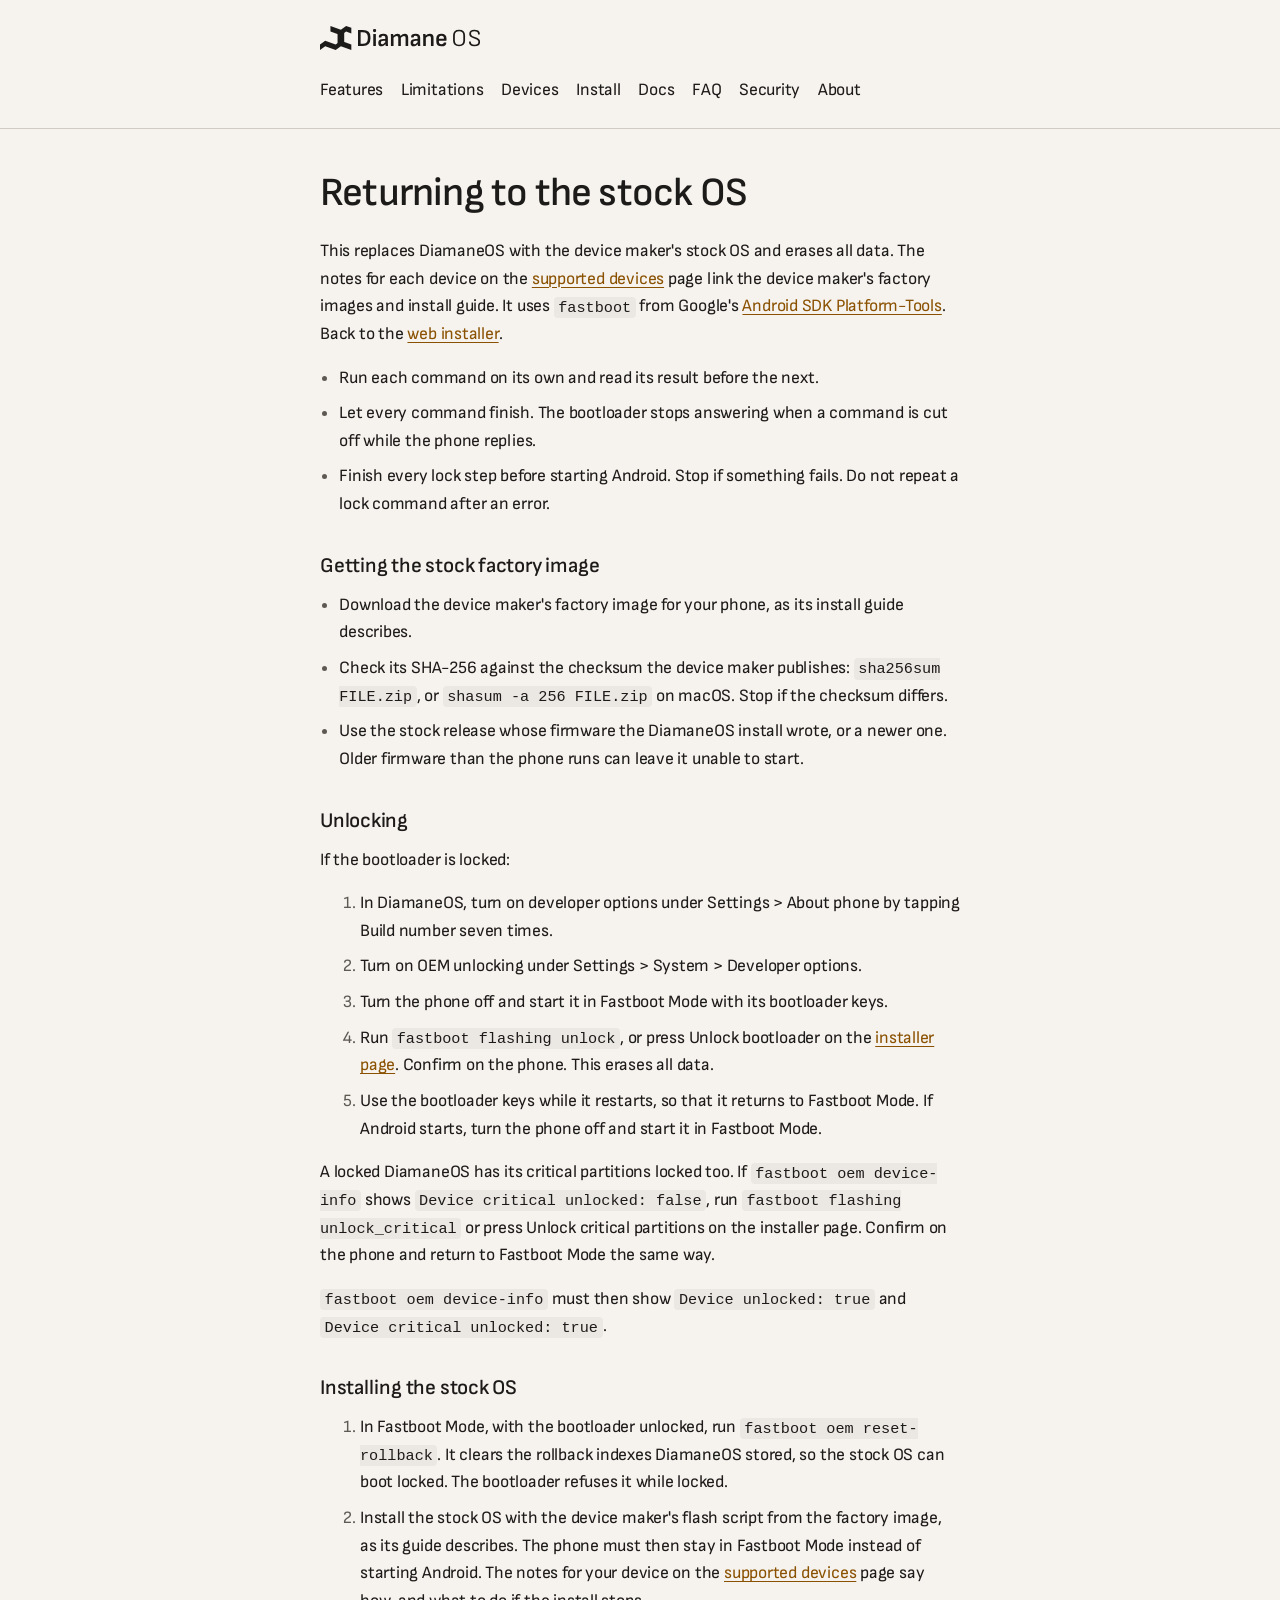
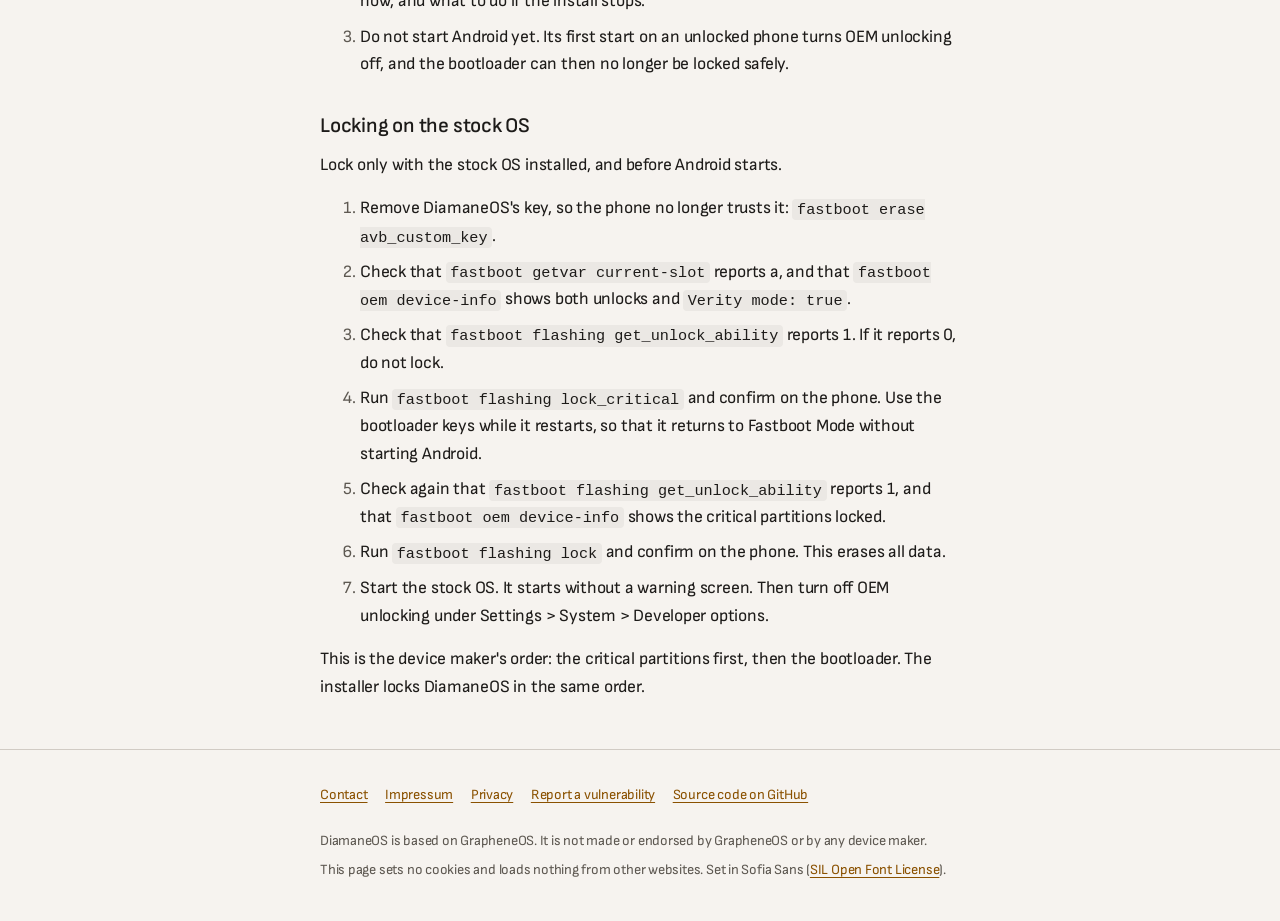
<file: web/stock.html>
<!DOCTYPE html>
<html lang="en">
    <head>
        <meta charset="utf-8"/>
        <meta name="viewport" content="width=device-width, initial-scale=1"/>
        <title>Returning to the stock OS · DiamaneOS</title>
        <link rel="icon" href="/favicon.svg" type="image/svg+xml"/>
        <link rel="preload" href="fonts/SofiaSans-latin-wght.woff2" as="font" type="font/woff2" crossorigin=""/>
        <link rel="stylesheet" href="style.css"/>
        <meta name="description" content="How to replace DiamaneOS with the device maker's stock OS and lock the bootloader on it."/>
        <meta name="color-scheme" content="dark light"/>
        <meta name="theme-color" content="#f6f3ef" media="(prefers-color-scheme: light)"/>
        <meta name="theme-color" content="#100e0b" media="(prefers-color-scheme: dark)"/>
        <meta name="referrer" content="no-referrer"/>
        <link rel="license" href="LICENSE"/>
    </head>
    <body>
        <a class="skip" href="#stock">Skip to content</a>

        <header class="site-header">
            <div class="wrap header-in">
                <a class="brand" href="/" aria-label="DiamaneOS home"><svg viewBox="0 0 655.396 98.25" class="lockup" aria-hidden="true" focusable="false">
                    <path class="b-bond" d="M71.9 21.642L85.504 26.453L99.108 16.833L99.108 76.608L85.504 71.797L71.9 81.417Z"/>
                    <path class="b-sheet" d="M42.751 0L85.504 15.116L106.878 0L128.255 7.558L128.255 30.232L106.878 22.674L85.504 37.788L42.751 22.674Z"/>
                    <path class="b-sheet" d="M0 75.576L21.377 60.462L64.128 75.576L85.504 60.462L128.255 75.576L128.255 98.25L85.504 83.134L64.128 98.25L21.377 83.134L0 98.25Z"/>
                    <path class="b-name" d="M156.58 81.88Q155.46 81.88 155.46 80.76V17.49Q155.46 16.38 156.58 16.38H175.86Q191.37 16.38 198.97 23.56Q206.57 30.75 206.57 45.15V50.83Q206.57 66.41 199.01 74.14Q191.45 81.88 175.86 81.88ZM166.32 72.62H175.12Q185.74 72.62 190.73 67.32Q195.71 62.02 195.71 51.08V44.9Q195.71 35.13 190.73 30.38Q185.74 25.63 175.12 25.63H166.32ZM219.18 81.88Q218.06 81.88 218.06 80.76V33.91Q218.06 32.79 219.18 32.79H227.67Q228.78 32.79 228.78 33.91V80.76Q228.78 81.88 227.67 81.88ZM223.46 25.34Q220.23 25.34 218.64 23.64Q217.05 21.94 217.05 19.23V17.91Q217.05 15.16 218.64 13.48Q220.23 11.8 223.46 11.8Q226.73 11.8 228.3 13.48Q229.87 15.16 229.87 17.91V19.23Q229.87 21.94 228.3 23.64Q226.73 25.34 223.46 25.34ZM270.01 81.88Q269.41 81.88 269.16 81.5Q268.91 81.12 268.74 80.52Q268.59 79.58 268.25 77.1Q267.91 74.61 267.77 72.46L267.19 68.5V48.53Q267.19 44.02 265.41 42.15Q263.63 40.29 259.17 40.29Q251.1 40.29 251.2 46.04Q251.24 47.16 250.16 47.16H241.94Q240.85 47.16 240.73 45.38Q240.18 39 245.26 35.3Q250.34 31.59 259.56 31.59Q268.99 31.59 273.45 35.75Q277.91 39.91 277.91 48.59V69.54Q277.91 72.9 278.08 75.66Q278.26 78.42 278.56 80.66Q278.76 81.88 277.47 81.88ZM250.88 83.08Q244.97 83.08 241.82 79.52Q238.68 75.96 238.68 69.26Q238.68 64.06 240.69 60.77Q242.71 57.48 247.25 55.67Q251.79 53.86 259.41 53.23L268.74 52.41L268.72 59.38L260 60.13Q253.85 60.69 251.52 62.43Q249.19 64.18 249.19 68.24Q249.19 71.33 250.46 72.85Q251.73 74.36 254.3 74.36Q257.39 74.36 260.66 72.32Q263.93 70.28 269.04 64.93L269.32 72.76Q266.1 76.2 263.17 78.51Q260.23 80.81 257.28 81.94Q254.32 83.08 250.88 83.08ZM291.48 81.88Q290.36 81.88 290.36 80.76V45.2Q290.36 42.36 290.21 39.45Q290.06 36.53 289.71 34.09Q289.51 32.79 290.88 32.79H298.49Q299.46 32.79 299.61 33.61Q299.83 35.04 300.12 36.71Q300.41 38.37 300.51 40.12Q304.61 36 308.55 33.8Q312.49 31.59 317.35 31.59Q322.55 31.59 325.59 33.84Q328.63 36.08 329.93 40.52Q334.24 36.13 338.32 33.86Q342.4 31.59 347.34 31.59Q354.13 31.59 357.59 35.71Q361.05 39.83 361.05 48.1V80.76Q361.05 81.88 359.94 81.88H351.45Q350.33 81.88 350.33 80.76V49.56Q350.33 45.25 348.77 43.1Q347.21 40.94 343.81 40.94Q340.84 40.94 337.86 42.71Q334.87 44.48 331.07 48.11V80.76Q331.07 81.88 329.95 81.88H321.47Q320.35 81.88 320.35 80.76V49.56Q320.35 45.25 318.79 43.1Q317.22 40.94 313.83 40.94Q310.85 40.94 307.87 42.71Q304.89 44.48 301.08 48.11V80.76Q301.08 81.88 299.97 81.88ZM402.21 81.88Q401.61 81.88 401.36 81.5Q401.11 81.12 400.94 80.52Q400.79 79.58 400.45 77.1Q400.11 74.61 399.97 72.46L399.39 68.5V48.53Q399.39 44.02 397.61 42.15Q395.83 40.29 391.37 40.29Q383.3 40.29 383.4 46.04Q383.44 47.16 382.36 47.16H374.14Q373.05 47.16 372.93 45.38Q372.38 39 377.46 35.3Q382.54 31.59 391.76 31.59Q401.19 31.59 405.65 35.75Q410.11 39.91 410.11 48.59V69.54Q410.11 72.9 410.28 75.66Q410.46 78.42 410.76 80.66Q410.96 81.88 409.67 81.88ZM383.08 83.08Q377.17 83.08 374.02 79.52Q370.88 75.96 370.88 69.26Q370.88 64.06 372.89 60.77Q374.91 57.48 379.45 55.67Q383.99 53.86 391.61 53.23L400.94 52.41L400.92 59.38L392.2 60.13Q386.05 60.69 383.72 62.43Q381.39 64.18 381.39 68.24Q381.39 71.33 382.66 72.85Q383.93 74.36 386.5 74.36Q389.59 74.36 392.86 72.32Q396.13 70.28 401.24 64.93L401.52 72.76Q398.3 76.2 395.37 78.51Q392.43 80.81 389.48 81.94Q386.52 83.08 383.08 83.08ZM455.27 81.88Q454.15 81.88 454.15 80.76V49.56Q454.15 45.1 452.34 43.02Q450.54 40.94 446.81 40.94Q443.22 40.94 439.72 43.08Q436.22 45.21 431.46 49.93L431.19 41.57Q434.28 38.3 437.25 36.09Q440.22 33.88 443.38 32.73Q446.55 31.59 450.23 31.59Q457.41 31.59 461.14 35.71Q464.87 39.83 464.87 48.18V80.76Q464.87 81.88 463.75 81.88ZM423.68 81.88Q422.56 81.88 422.56 80.76V45.2Q422.56 42.44 422.34 39.3Q422.11 36.15 421.91 34.16Q421.71 32.79 423 32.79H430.69Q431.66 32.79 431.89 33.84Q432.11 34.69 432.31 36.28Q432.51 37.88 432.7 39.61Q432.89 41.34 432.89 42.67L433.28 46.23V80.76Q433.28 81.88 432.17 81.88ZM497.15 83.08Q486.74 83.08 481.42 78.4Q476.11 73.72 476.11 64.55V51.58Q476.11 41.77 481.38 36.68Q486.66 31.59 497.06 31.59Q507.35 31.59 512.64 36.54Q517.94 41.48 517.94 50.99V58.79Q517.94 59.9 516.82 59.9H486.76V63.01Q486.76 68.84 489.26 71.57Q491.75 74.29 497.4 74.29Q501.65 74.29 504 72.9Q506.36 71.52 506.36 68.8Q506.36 67.65 507.55 67.65H515.87Q516.84 67.65 516.99 68.69Q517.3 75.58 512.11 79.33Q506.93 83.08 497.15 83.08ZM486.76 52.16H507.33V51.6Q507.33 45.82 504.82 43.11Q502.32 40.4 497.18 40.4Q491.85 40.4 489.31 43.19Q486.76 45.97 486.76 51.68Z"/>
                    <path class="b-suffix" d="M569.33 83.08Q557.07 83.08 550.94 77.02Q544.81 70.96 544.81 59.95V38.3Q544.81 27.21 550.94 21.19Q557.07 15.17 569.33 15.17Q581.59 15.17 587.72 21.19Q593.86 27.21 593.86 38.3V59.95Q593.86 70.96 587.72 77.02Q581.59 83.08 569.33 83.08ZM569.33 76.67Q577.78 76.67 582.21 72.36Q586.64 68.04 586.64 59.85V38.4Q586.64 30.13 582.21 25.85Q577.78 21.58 569.33 21.58Q560.97 21.58 556.5 25.85Q552.03 30.13 552.03 38.4V59.85Q552.03 68.04 556.5 72.36Q560.97 76.67 569.33 76.67ZM632.2 83.08Q620.35 83.08 614.9 78.08Q609.45 73.09 609.94 64.6Q610.02 63.08 610.97 63.08H616.29Q617.32 63.08 617.32 64.44Q617.32 70.97 621.08 73.86Q624.84 76.75 632.77 76.75Q640.58 76.75 644.38 74.08Q648.18 71.41 648.18 65.8Q648.18 62.77 647.2 60.73Q646.22 58.69 643.98 57.16Q641.75 55.64 638.02 54.1L623.95 48.2Q619.33 46.26 616.46 43.96Q613.59 41.66 612.33 38.64Q611.07 35.63 611.07 31.62Q611.16 23.54 616.59 19.4Q622.02 15.26 632.18 15.26Q639.28 15.26 644.33 17.34Q649.38 19.42 651.97 23.39Q654.56 27.36 654.15 33.16Q653.99 34.77 653.2 34.77H647.8Q647.38 34.77 647.15 34.42Q646.93 34.08 647.01 33.16Q647.34 27.56 643.4 24.57Q639.45 21.58 631.95 21.58Q625.34 21.58 621.86 23.93Q618.38 26.28 618.29 31.21Q618.29 33.95 619.22 35.89Q620.14 37.84 622.32 39.41Q624.5 40.97 628.27 42.56L642.19 48.48Q647 50.49 649.91 52.78Q652.82 55.07 654.11 58.13Q655.4 61.19 655.4 65.64Q655.4 73.98 649.85 78.53Q644.31 83.08 632.2 83.08Z"/>
                </svg></a>
                <nav class="nav" aria-label="Main">
                    <ul>
                        <li><a href="/features/">Features</a></li>
                        <li><a href="/limitations/">Limitations</a></li>
                        <li><a href="/devices/">Devices</a></li>
                        <li><a href="/install/">Install</a></li>
                        <li><a href="/documentation/">Docs</a></li>
                        <li><a href="/faq/">FAQ</a></li>
                        <li><a href="/security/">Security</a></li>
                        <li><a href="/about/">About</a></li>
                    </ul>
                </nav>
            </div>
        </header>

        <main id="stock" tabindex="-1">
            <h1><a href="#stock">Returning to the stock OS</a></h1>

            <p>This replaces DiamaneOS with the device maker's stock OS and erases all data. The notes for
            each device on the <a href="/devices/">supported devices</a>
            page link the device maker's factory images and install guide. It
            uses <code>fastboot</code> from Google's
            <a href="https://developer.android.com/tools/releases/platform-tools" rel="noreferrer">Android SDK
            Platform-Tools</a>. Back to the <a href="./">web installer</a>.</p>

            <ul>
                <li>Run each command on its own and read its result before the next.</li>
                <li>Let every command finish. The bootloader stops answering when a command is cut off while
                the phone replies.</li>
                <li>Finish every lock step before starting Android. Stop if something fails. Do not repeat a
                lock command after an error.</li>
            </ul>

            <section id="image">
                <h2><a href="#image">Getting the stock factory image</a></h2>

                <ul>
                    <li>Download the device maker's factory image for your phone, as its install guide
                    describes.</li>
                    <li>Check its SHA-256 against the checksum the device maker publishes:
                    <code>sha256sum FILE.zip</code>, or <code>shasum -a 256 FILE.zip</code> on macOS. Stop if
                    the checksum differs.</li>
                    <li>Use the stock release whose firmware the DiamaneOS install wrote, or a newer one.
                    Older firmware than the phone runs can leave it unable to start.</li>
                </ul>
            </section>

            <section id="unlocking">
                <h2><a href="#unlocking">Unlocking</a></h2>

                <p>If the bootloader is locked:</p>

                <ol>
                    <li>In DiamaneOS, turn on developer options under Settings > About phone by tapping
                    Build number seven times.</li>
                    <li>Turn on OEM unlocking under Settings > System > Developer options.</li>
                    <li>Turn the phone off and start it in Fastboot Mode with its bootloader keys.</li>
                    <li>Run <code>fastboot flashing unlock</code>, or press Unlock bootloader on the
                    <a href="./#unlocking-the-bootloader">installer page</a>. Confirm on the phone. This erases all
                    data.</li>
                    <li>Use the bootloader keys while it restarts, so that it returns to Fastboot Mode. If
                    Android starts, turn the phone off and start it in Fastboot Mode.</li>
                </ol>

                <p>A locked DiamaneOS has its critical partitions locked too. If <code>fastboot oem
                device-info</code> shows <code>Device critical unlocked: false</code>, run <code>fastboot
                flashing unlock_critical</code> or press Unlock critical partitions on the installer page.
                Confirm on the phone and return to Fastboot Mode the same way.</p>

                <p><code>fastboot oem device-info</code> must then show <code>Device unlocked: true</code> and
                <code>Device critical unlocked: true</code>.</p>
            </section>

            <section id="installing">
                <h2><a href="#installing">Installing the stock OS</a></h2>

                <ol>
                    <li>In Fastboot Mode, with the bootloader unlocked, run <code>fastboot oem
                    reset-rollback</code>. It clears the rollback indexes DiamaneOS stored, so the stock OS can
                    boot locked. The bootloader refuses it while locked.</li>
                    <li>Install the stock OS with the device maker's flash script from the factory image, as
                    its guide describes. The phone must then stay in Fastboot Mode instead of starting Android.
                    The notes for your device on the
                    <a href="/devices/">supported devices</a> page say how,
                    and what to do if the install stops.</li>
                    <li>Do not start Android yet. Its first start on an unlocked phone turns OEM unlocking off,
                    and the bootloader can then no longer be locked safely.</li>
                </ol>
            </section>

            <section id="locking">
                <h2><a href="#locking">Locking on the stock OS</a></h2>

                <p>Lock only with the stock OS installed, and before Android starts.</p>

                <ol>
                    <li>Remove DiamaneOS's key, so the phone no longer trusts it: <code>fastboot erase
                    avb_custom_key</code>.</li>
                    <li>Check that <code>fastboot getvar current-slot</code> reports a, and that
                    <code>fastboot oem device-info</code> shows both unlocks and <code>Verity mode:
                    true</code>.</li>
                    <li>Check that <code>fastboot flashing get_unlock_ability</code> reports 1. If it reports
                    0, do not lock.</li>
                    <li>Run <code>fastboot flashing lock_critical</code> and confirm on the phone. Use the
                    bootloader keys while it restarts, so that it returns to Fastboot Mode without starting
                    Android.</li>
                    <li>Check again that <code>fastboot flashing get_unlock_ability</code> reports 1, and that
                    <code>fastboot oem device-info</code> shows the critical partitions locked.</li>
                    <li>Run <code>fastboot flashing lock</code> and confirm on the phone. This erases all
                    data.</li>
                    <li>Start the stock OS. It starts without a warning screen. Then turn off OEM unlocking
                    under Settings > System > Developer options.</li>
                </ol>

                <p>This is the device maker's order: the critical partitions first, then the bootloader. The
                installer locks DiamaneOS in the same order.</p>
            </section>
        </main>

        <footer class="site-footer">
            <div class="wrap">
                <nav aria-label="Footer">
                    <ul class="footer-links">
                        <li><a href="/about/#contact">Contact</a></li>
                        <li><a href="/legal/#impressum">Impressum</a></li>
                        <li><a href="/legal/#privacy">Privacy</a></li>
                        <li><a href="/security/">Report a vulnerability</a></li>
                        <li><a href="https://github.com/DiamaneOS/installer" rel="noreferrer">Source code on GitHub</a></li>
                    </ul>
                </nav>

                <p>DiamaneOS is based on GrapheneOS. It is not made or endorsed by GrapheneOS or by any device maker.</p>

                <p>This page sets no cookies and loads nothing from other websites. Set in Sofia Sans
                (<a href="fonts/OFL.txt">SIL Open Font License</a>).</p>
            </div>
        </footer>
    </body>
</html>
</file>
<file: web/style.css>
/* The DiamaneOS website's type, colours and spacing (its assets/css/site.css),
 * with styles for the installer's controls. */

/* The website's Latin subset of Sofia Sans. Other characters fall back to the
 * system font. */
@font-face {
    font-family: "Sofia Sans";
    src: url("fonts/SofiaSans-latin-wght.woff2") format("woff2");
    font-weight: 1 1000;
    font-style: normal;
    font-display: swap;
    unicode-range: U+0000-017F, U+02BB-02BC, U+02C6, U+02DA, U+02DC, U+0304, U+0308, U+0329, U+2000-206F, U+20AC, U+2122, U+2191, U+2193, U+2212, U+2215, U+FEFF, U+FFFD;
}

:root {
    color-scheme: light dark;
    --bg: #f6f3ef;
    --ink: #1d1b19;
    --muted: #5e5952;
    --outline: #7c7670;
    --line: #d1cbc4;
    --accent: #8a5100;
    --lamp: #fba700;
    --code-bg: #ebe8e4;
    --error: #b12c28;
    --w-body: 400;
    --font: "Sofia Sans", system-ui, -apple-system, "Segoe UI", Roboto, "Noto Sans", sans-serif;
    --mono: ui-monospace, "SF Mono", Menlo, Consolas, "Liberation Mono", monospace;
    --measure: 40rem;
    --gutter: clamp(1rem, 4vw, 2rem);
}

@media (prefers-color-scheme: dark) {
    :root {
        --bg: #100e0b;
        --ink: #ebe8e4;
        --muted: #c0bbb3;
        --outline: #908b84;
        --line: #46413b;
        --accent: #ffb956;
        --code-bg: #2c2a27;
        --error: #ffb4aa;
        --w-body: 380;
    }
}

*,
*::before,
*::after {
    box-sizing: border-box;
}

[hidden] {
    display: none !important;
}

html {
    -webkit-text-size-adjust: 100%;
    text-size-adjust: 100%;
}

body {
    margin: 0;
    background: var(--bg);
    color: var(--ink);
    font-family: var(--font);
    font-size: 1.08rem;
    line-height: 1.6;
    font-weight: var(--w-body);
    letter-spacing: -0.0125em;
    overflow-wrap: break-word;
    -webkit-font-smoothing: antialiased;
}

h1,
h2 {
    margin: 0;
    font-weight: 560;
    line-height: 1.2;
    text-wrap: balance;
}

h1 {
    font-size: clamp(1.9rem, 1.5rem + 1.6vw, 2.5rem);
    letter-spacing: -0.02em;
}

h2 {
    font-size: 1.3rem;
}

p,
ul,
ol {
    margin: 0;
}

h1 a,
h2 a {
    color: inherit;
    text-decoration: none;
}

a {
    color: var(--accent);
    text-underline-offset: 0.18em;
    text-decoration-thickness: 1px;
}

a:hover {
    text-decoration-thickness: 2px;
}

:focus-visible {
    outline: 2px solid var(--accent);
    outline-offset: 2px;
}

main:focus {
    outline: none;
}

code,
pre {
    font-family: var(--mono);
    font-size: 0.88em;
    letter-spacing: 0;
}

code {
    padding: 0.1em 0.3em;
    border-radius: 4px;
    background: var(--code-bg);
}

pre {
    margin: 0;
    padding: 1rem;
    border-radius: 4px;
    background: var(--code-bg);
    white-space: pre-wrap;
    overflow-wrap: anywhere;
}

.wrap {
    max-width: calc(var(--measure) + 2 * var(--gutter));
    margin: 0 auto;
    padding: 0 var(--gutter);
}

.skip {
    position: absolute;
    left: 0.5rem;
    top: -3rem;
    padding: 0.5rem 0.75rem;
    background: var(--bg);
    color: var(--ink);
}

.skip:focus {
    top: 0.5rem;
}

/* header */

.site-header {
    border-bottom: 1px solid var(--line);
}

.header-in {
    display: flex;
    flex-wrap: wrap;
    align-items: center;
    justify-content: space-between;
    gap: 0.5rem 1.5rem;
    padding-top: 1rem;
    padding-bottom: 1rem;
}

.brand {
    display: inline-flex;
    align-items: center;
    min-height: 44px;
}

.lockup {
    display: block;
    height: 24px;
    width: auto;
}

.lockup .b-sheet,
.lockup .b-name,
.lockup .b-suffix,
.lockup .b-bond {
    fill: var(--ink);
}

@media (prefers-color-scheme: dark) {
    .lockup .b-suffix {
        fill: var(--muted);
    }

    .lockup .b-bond {
        fill: var(--lamp);
    }
}

.nav ul {
    display: flex;
    flex-wrap: wrap;
    gap: 0 1.1rem;
    margin: 0;
    padding: 0;
    list-style: none;
}

.nav li + li {
    margin-top: 0;
}

.nav a {
    display: inline-flex;
    align-items: center;
    min-height: 44px;
    color: var(--ink);
    text-decoration: none;
}

.nav a:hover {
    text-decoration: underline;
    text-decoration-thickness: 2px;
    text-underline-offset: 0.35em;
}

/* page */

main {
    display: block;
    max-width: calc(var(--measure) + 2 * var(--gutter));
    margin: 0 auto;
    padding: 2.5rem var(--gutter) 3rem;
}

main > * + *,
section > * + *,
details > * + * {
    margin-top: 1rem;
}

main > section,
main > nav,
main > details {
    margin-top: 2.25rem;
    scroll-margin-top: 1rem;
}

main > h1 + p {
    margin-top: 1.25rem;
}

section > h2 + * {
    margin-top: 0.75rem;
}

ul {
    padding-left: 1.2rem;
}

li + li {
    margin-top: 0.5rem;
}

li::marker {
    color: var(--muted);
}

.toc {
    padding: 1rem 1.25rem;
    border: 1px solid var(--line);
    border-radius: 8px;
}

.toc h2 {
    font-size: 1rem;
}

.toc ul {
    margin-top: 0.5rem;
    padding-left: 1.3rem;
}

.toc li + li {
    margin-top: 0.2rem;
}

/* controls */

button {
    min-height: 48px;
    padding: 0.6rem 1rem;
    border: 1px solid var(--accent);
    border-radius: 4px;
    background: var(--accent);
    color: var(--bg);
    font: inherit;
    font-weight: 560;
    letter-spacing: inherit;
    cursor: pointer;
}

button:enabled:hover {
    background: var(--ink);
    border-color: var(--ink);
}

button:disabled {
    background: var(--code-bg);
    border-color: var(--code-bg);
    color: var(--muted);
    cursor: not-allowed;
}

button.secondary {
    min-height: 44px;
    padding: 0.5rem 1rem;
    border-color: var(--outline);
    background: transparent;
    color: var(--ink);
}

button.secondary:enabled:hover {
    border-color: var(--ink);
    background: transparent;
}

button.secondary:disabled {
    border-color: var(--line);
    background: transparent;
}

.choices {
    display: flex;
    flex-wrap: wrap;
    align-items: center;
    gap: 0.5rem 0.75rem;
}

input[type="checkbox"] {
    width: 1.1rem;
    height: 1.1rem;
    margin: 0 0.4rem 0 0;
    vertical-align: -0.15em;
    accent-color: var(--accent);
}

progress {
    width: 100%;
    max-width: 30rem;
    height: 0.5rem;
    margin-top: 0.5rem;
    border: 0;
    border-radius: 4px;
    background: var(--line);
    appearance: none;
}

progress::-webkit-progress-bar {
    border-radius: 4px;
    background: var(--line);
}

progress::-webkit-progress-value {
    border-radius: 4px;
    background: var(--accent);
}

progress::-moz-progress-bar {
    border-radius: 4px;
    background: var(--accent);
}

summary {
    padding: 0.25rem 0;
    font-size: 1.3rem;
    font-weight: 560;
    line-height: 1.2;
    cursor: pointer;
}

summary::marker {
    color: var(--muted);
}

details p {
    color: var(--muted);
}

.error-text {
    color: var(--error);
}

/* footer */

.site-footer {
    padding: 1.5rem 0 2.5rem;
    border-top: 1px solid var(--line);
    color: var(--muted);
    font-size: 0.88rem;
}

.site-footer p + p {
    margin-top: 0.4rem;
}

.footer-links {
    display: flex;
    flex-wrap: wrap;
    gap: 0 1.1rem;
    margin: 0 0 0.75rem;
    padding: 0;
    list-style: none;
}

.footer-links li + li {
    margin-top: 0;
}

.footer-links a {
    display: inline-flex;
    align-items: center;
    min-height: 44px;
}
</file>
